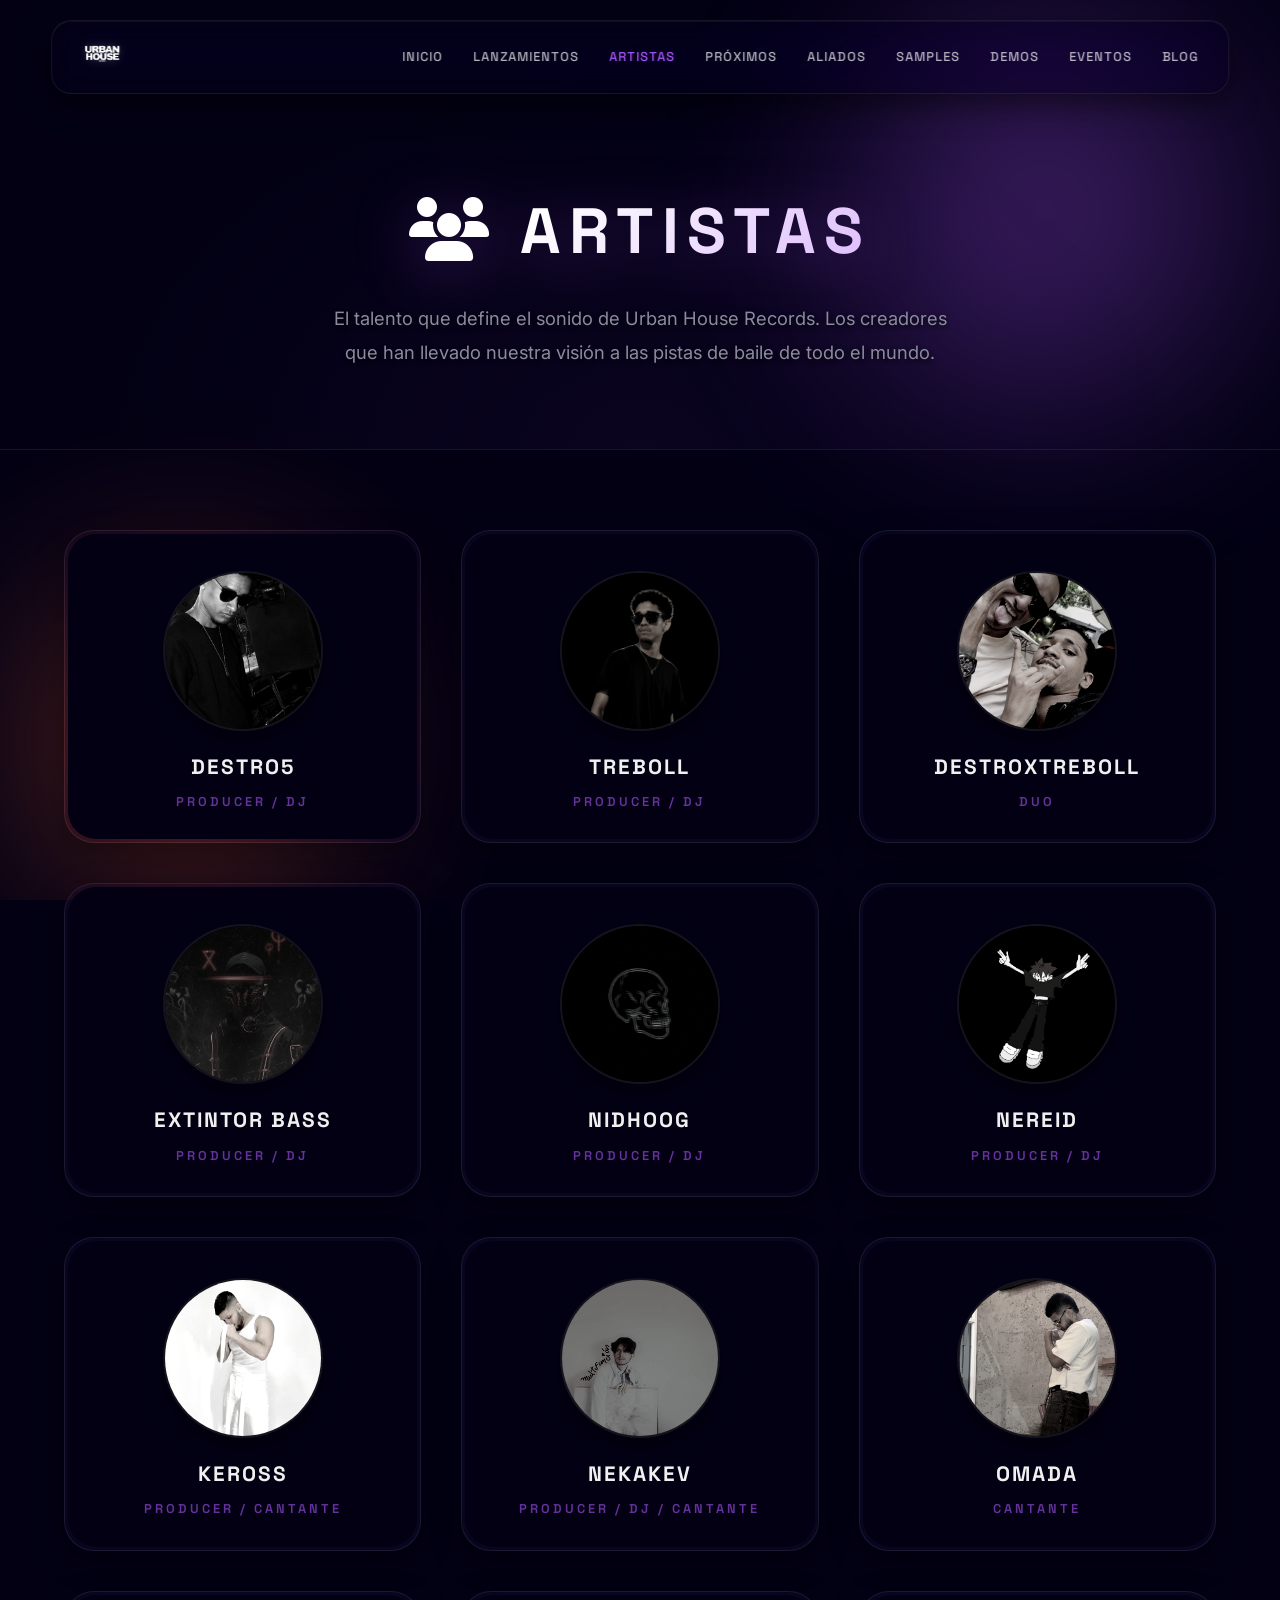
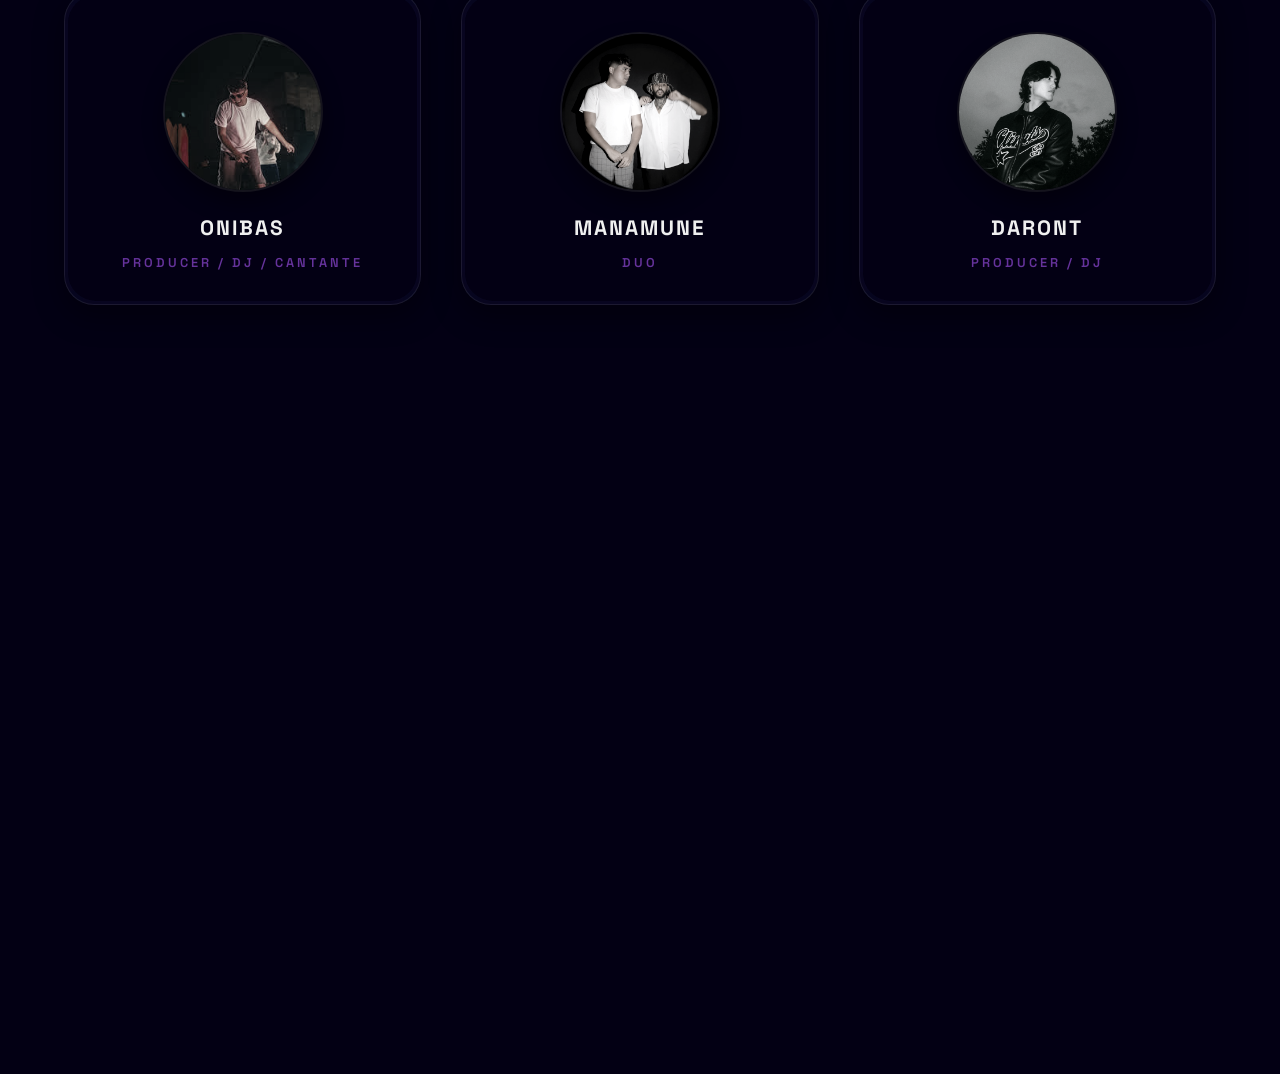
<file: artistas.html>
<!DOCTYPE html>
<html lang="es">
<head>
    <meta charset="UTF-8">
    <meta name="viewport" content="width=device-width, initial-scale=1.0, maximum-scale=5.0">
    
    <meta name="description" content="Conoce a los artistas de Urban House Records. Talento emergente y consolidado en la escena de la música electrónica mundial.">
    <meta name="keywords" content="Artistas Urban House, DJs Venezuela, productores house, Destro5, Manamune, Extintor Bass, sello discográfico">
    <meta name="author" content="Urban House Records">
    <meta name="robots" content="index, follow">
    <meta name="language" content="es">
    
    <title>Artistas | Urban House Records</title>
    
    <link rel="icon" type="image/png" sizes="32x32" href="img/Logo - Urban House-UH.png">
    <link rel="apple-touch-icon" sizes="180x180" href="img/apple-touch-icon.png">
    
    <link href="https://fonts.googleapis.com/css2?family=Inter:opsz,wght@14..32,300;14..32,400;14..32,500;14..32,600;14..32,700;14..32,800&family=Space+Grotesk:wght@300;400;500;600;700&display=swap" rel="stylesheet">
    <link rel="stylesheet" href="https://cdnjs.cloudflare.com/ajax/libs/font-awesome/6.4.0/css/all.min.css">
    
    <style>
        :root {
            --primary-black: #030014; /* Más profundo para el contraste del cristal */
            --neon-purple: #a855f7; --neon-purple-deep: #7c3aed; --neon-orange: #ff6b35; --neon-orange-warm: #f97316;
            --pure-white: #f0f0f0;
            --gray-sub: #8b8b9e;
            
            /* Variables Liquid Glass */
            --liquid-bg: rgba(255, 255, 255, 0.03);
            --liquid-border: rgba(255, 255, 255, 0.08);
            --liquid-glow-purple: rgba(168, 85, 247, 0.25); --liquid-glow-orange: rgba(255, 107, 53, 0.25);
            --glass-blur: blur(20px) saturate(180%);
            
            --transition: all 0.5s cubic-bezier(0.25, 0.8, 0.25, 1);
        }

        * { margin: 0; padding: 0; box-sizing: border-box; }

        body {
            background-color: var(--primary-black);
            color: var(--pure-white);
            font-family: 'Inter', sans-serif;
            overflow-x: hidden;
            line-height: 1.6;
            -webkit-font-smoothing: antialiased;
            text-rendering: optimizeLegibility;
            display: flex;
            flex-direction: column;
            min-height: 100vh;
        }

        /* --- Fondo de Refracción (Liquid Background) --- */
        .liquid-ambient {
            position: fixed;
            top: 0; left: 0; width: 100vw; height: 100vh;
            z-index: -1; pointer-events: none; overflow: hidden;
        }
        .orb { position: absolute; border-radius: 50%; filter: blur(80px); opacity: 0.4; }
        .orb-1 { width: 600px; height: 600px; top: -10%; right: -5%; background: radial-gradient(circle, var(--neon-purple) 0%, transparent 70%); animation: floatOrb1 20s ease-in-out infinite; }
        .orb-2 { width: 500px; height: 500px; bottom: -10%; left: -5%; background: radial-gradient(circle, var(--neon-orange) 0%, transparent 70%); animation: floatOrb2 25s ease-in-out infinite; }
        @keyframes floatOrb1 { 0%,100%{transform:translate(0,0)} 33%{transform:translate(-80px,60px)} 66%{transform:translate(40px,30px)} }
        @keyframes floatOrb2 { 0%,100%{transform:translate(0,0)} 33%{transform:translate(60px,-80px)} 66%{transform:translate(-50px,-30px)} }

        /* --- Animaciones Reveal --- */
        .reveal {
            opacity: 0;
            transform: translateY(40px);
            transition: var(--transition);
        }
        .reveal.active {
            opacity: 1;
            transform: translateY(0);
        }

        /* --- Navegación Liquid Glass --- */
        .glass-nav {
            position: fixed; top: 20px; left: 50%; transform: translateX(-50%);
            width: 92%; max-width: 1400px; z-index: 1000;
            background: rgba(3, 0, 20, 0.5);
            backdrop-filter: var(--glass-blur); -webkit-backdrop-filter: var(--glass-blur);
            border: 1px solid var(--liquid-border); border-radius: 20px;
            padding: 12px 30px; display: flex; justify-content: space-between;
            align-items: center; box-shadow: 0 10px 30px rgba(0,0,0,0.5), inset 0 1px 0 rgba(255,255,255,0.05);
            transition: var(--transition);
        }
        .nav-logo img { height: 40px; filter: drop-shadow(0 0 5px rgba(255,255,255,0.2)); transition: var(--transition); }
        .nav-logo img:hover { transform: scale(1.05); }
        
        .nav-links { display: flex; gap: 30px; align-items: center; }
        .nav-links a {
            color: rgba(255, 255, 255, 0.7); text-decoration: none;
            font-weight: 500; font-size: 0.8rem; transition: var(--transition);
            text-transform: uppercase; font-family: 'Space Grotesk', monospace; letter-spacing: 1px;
        }
        .nav-links a:hover, .nav-links a.active { 
            color: var(--neon-purple); text-shadow: 0 0 10px var(--liquid-glow-purple);
        }

        /* Botón de Hamburguesa */
        .hamburger-menu {
            display: none; color: var(--neon-purple);
            font-size: 1.5rem; cursor: pointer; transition: var(--transition);
        }

        /* --- Header de la Página --- */
        .page-header {
            padding: 180px 5% 80px;
            text-align: center;
            background: radial-gradient(ellipse at bottom, rgba(168,85,247,0.05) 0%, transparent 60%);
            border-bottom: 1px solid var(--liquid-border);
            position: relative;
        }
        .page-title {
            font-family: 'Space Grotesk', monospace;
            font-size: 4rem; font-weight: 700;
            text-transform: uppercase; letter-spacing: 8px;
            margin-bottom: 20px;
            background: linear-gradient(135deg, #fff 20%, var(--neon-purple) 60%, var(--neon-orange) 100%);
            background-size: 200% 200%; animation: gradientShift 6s ease infinite;
            -webkit-background-clip: text; color: transparent;
            filter: drop-shadow(0 10px 30px rgba(168,85,247,0.3));
        }
        @keyframes gradientShift { 0%,100%{background-position:0% 50%} 50%{background-position:100% 50%} }
        .page-subtitle {
            color: var(--gray-sub); font-size: 1.15rem;
            max-width: 650px; margin: 0 auto; line-height: 1.8;
            text-shadow: 0 2px 4px rgba(0,0,0,0.8);
        }

        /* --- Cuadrícula de Artistas --- */
        .artists-container {
            padding: 80px 5%; max-width: 1400px;
            margin: 0 auto; flex: 1; width: 100%;
        }
        
        .artists-grid {
            display: grid;
            grid-template-columns: repeat(auto-fill, minmax(260px, 1fr));
            gap: 40px; justify-items: center;
        }

        /* --- Tarjetas de Artistas Liquid Glass --- */
        .artist-card-page {
            text-align: center; display: flex; flex-direction: column;
            align-items: center; gap: 20px; transition: var(--transition);
            width: 100%; cursor: pointer;
            
            /* Estilos Liquid Glass */
            background: rgba(255, 255, 255, 0.02);
            backdrop-filter: var(--glass-blur); -webkit-backdrop-filter: var(--glass-blur);
            border-radius: 30px;
            padding: 40px 20px 30px;
            box-shadow: 0 10px 30px rgba(0,0,0,0.4);
            position: relative; overflow: hidden;
            border: 1px solid var(--liquid-border);
        }

        /* Borde Neon Animado */
        .artist-card-page::before {
            content: '';
            position: absolute;
            top: -50%; left: -50%;
            width: 200%; height: 200%;
            background: conic-gradient(
                transparent, 
                #00d2ff, /* Azul Neon */
                transparent 15%, 
                transparent 45%, 
                var(--neon-orange), 
                transparent 60%
            );
            animation: rotateBorder 3s linear infinite;
            z-index: 0;
            opacity: 0;
            transition: var(--transition);
            filter: blur(2px);
        }

        .artist-card-page::after {
            content: '';
            position: absolute;
            inset: 3px;
            background: #030014;
            border-radius: 28px;
            z-index: 1;
            transition: var(--transition);
        }

        .artist-card-page:hover::before { opacity: 1; }
        .artist-card-page:hover::after { background: rgba(3,0,20,0.92); }

        .artist-card-page:hover {
            transform: translateY(-12px);
            box-shadow: 0 30px 60px rgba(0,0,0,0.6), 0 0 30px rgba(0,210,255,0.3);
        }

        @keyframes rotateBorder {
            0% { transform: rotate(0deg); }
            100% { transform: rotate(360deg); }
        }

        .artist-photo-wrapper, .artist-info, .artist-socials {
            z-index: 2;
            position: relative;
        }

        .artist-photo-wrapper {
            width: 160px; height: 160px; border-radius: 50%;
            border: 2px solid var(--liquid-border);
            overflow: hidden; position: relative; transition: var(--transition);
            background-color: rgba(0,0,0,0.5);
            box-shadow: 0 10px 20px rgba(0,0,0,0.4);
            z-index: 2;
        }

        .artist-photo-wrapper img {
            width: 100%; height: 100%; object-fit: cover;
            filter: grayscale(80%) contrast(1.1);
            transition: var(--transition);
        }

        .artist-info { z-index: 2; }

        .artist-info h3 {
            color: var(--pure-white); font-family: 'Space Grotesk', monospace;
            font-size: 1.3rem; text-transform: uppercase; letter-spacing: 2px;
            transition: var(--transition); margin-bottom: 8px;
        }

        .artist-info span {
            color: var(--neon-purple); font-size: 0.8rem; font-weight: 600;
            letter-spacing: 3px; text-transform: uppercase;
            opacity: 0.6; transform: translateY(0); transition: var(--transition);
            display: block; font-family: 'Space Grotesk', monospace;
        }

        /* Hover Effects Liquid */
        .artist-card-page:hover {
            transform: translateY(-10px);
            border-color: rgba(168, 85, 247, 0.3);
            box-shadow: 0 20px 40px rgba(0,0,0,0.5), 0 0 30px var(--liquid-glow-purple);
            background: rgba(255,255,255,0.04);
        }

        .artist-card-page:hover .artist-photo-wrapper {
            border-color: var(--neon-purple);
            box-shadow: 0 0 30px rgba(168, 85, 247, 0.4), inset 0 0 20px rgba(0,0,0,0.8);
            transform: scale(1.05);
        }

        .artist-card-page:hover .artist-photo-wrapper img {
            filter: grayscale(0%) contrast(1.05); transform: scale(1.1);
        }

        .artist-card-page:hover .artist-info h3 { color: var(--neon-purple); text-shadow: 0 0 10px rgba(168,85,247,0.3); }
        .artist-card-page:hover .artist-info span { opacity: 1; text-shadow: 0 0 8px rgba(168,85,247,0.4); }

        /* --- Footer --- */
        footer { 
            padding: 60px 5%; text-align: center; border-top: 1px solid var(--liquid-border); 
            color: var(--gray-sub); background: radial-gradient(circle at bottom center, rgba(168, 85, 247, 0.05) 0%, transparent 70%); 
            margin-top: auto; width: 100%; 
        }
        .social { margin-bottom: 30px; display: flex; justify-content: center; gap: 30px; }
        .social a { 
            color: var(--pure-white); text-decoration: none; font-size: 1.6rem; 
            transition: var(--transition); width: 45px; height: 45px; 
            display: flex; align-items: center; justify-content: center;
            border-radius: 50%; background: var(--liquid-bg); border: 1px solid var(--liquid-border);
            backdrop-filter: blur(5px);
        }
        .social a:hover { color: var(--neon-purple); transform: translateY(-5px); border-color: var(--neon-purple); box-shadow: 0 10px 20px rgba(0,0,0,0.5), 0 0 15px var(--liquid-glow-purple); }
        .footer-nav { margin-bottom: 25px; display: flex; justify-content: center; gap: 20px; flex-wrap: wrap; }
        .footer-nav a { color: var(--gray-sub); text-decoration: none; font-size: 0.85rem; transition: var(--transition); text-transform: uppercase; font-family: 'Space Grotesk', monospace; letter-spacing: 1px;}
        .footer-nav a:hover { color: var(--neon-purple); text-shadow: 0 0 8px var(--liquid-glow-purple); }
        footer p { font-size: 0.8rem; opacity: 0.6; }

        /* =========================================================================
           DISEÑO RESPONSIVO (Móviles y Tablets)
           ========================================================================= */
        @media (max-width: 900px) {
            .glass-nav { width: 95%; top: 15px; padding: 15px 25px; border-radius: 15px; }
            .hamburger-menu { display: block; }
            .nav-links {
                position: absolute; top: calc(100% + 10px); left: 0; width: 100%;
                background: rgba(3, 0, 20, 0.85); backdrop-filter: var(--glass-blur);
                -webkit-backdrop-filter: var(--glass-blur); border-radius: 15px;
                flex-direction: column; align-items: center; padding: 30px 0; gap: 25px;
                border: 1px solid var(--liquid-border); box-shadow: 0 20px 40px rgba(0,0,0,0.8);
                transform: translateY(-20px); opacity: 0; visibility: hidden;
            }
            .nav-links.active { transform: translateY(0); opacity: 1; visibility: visible; }
            .nav-links a { font-size: 1rem; width: 100%; text-align: center; padding: 10px 0; }

            .page-title { font-size: 2.8rem; letter-spacing: 4px; }
            header.page-header { padding: 140px 20px 50px; }
            
            /* Ajustes grilla móvil */
            .artists-grid { grid-template-columns: repeat(auto-fill, minmax(160px, 1fr)); gap: 25px; }
            .artist-card-page { padding: 30px 15px 20px; border-radius: 20px; }
            .artist-photo-wrapper { width: 120px; height: 120px; }
            .artist-info h3 { font-size: 1.1rem; }
            .artist-info span { opacity: 0.8; font-size: 0.7rem; letter-spacing: 1px; }
        }

        
        /* --- PRELOADER --- */
        .preloader {
            position: fixed; top: 0; left: 0; width: 100vw; height: 100vh;
            background: #030014; z-index: 9999;
            display: flex; flex-direction: column;
            justify-content: center; align-items: center;
            transition: opacity 1s cubic-bezier(0.4, 0, 0.2, 1), visibility 1s;
        }
        .preloader.fade-out { opacity: 0; visibility: hidden; pointer-events: none; }
        .preloader-logo {
            width: 100px; height: 100px; margin-bottom: 50px;
            animation: preloaderPulse 2.5s ease-in-out infinite;
            filter: drop-shadow(0 0 40px rgba(168,85,247,0.6));
            z-index: 2;
        }
        .preloader-logo img { width: 100%; height: 100%; object-fit: contain; }
        @keyframes preloaderPulse { 0%,100%{transform:scale(1);filter:drop-shadow(0 0 20px rgba(168,85,247,0.4))} 50%{transform:scale(1.1);filter:drop-shadow(0 0 50px rgba(168,85,247,0.8))} }
        
        .preloader-rings { position: relative; width: 160px; height: 160px; display: flex; justify-content: center; align-items: center; }
        .ring {
            position: absolute; border: 2px solid transparent; border-radius: 50%;
        }
        .ring-1 {
            width: 160px; height: 160px; border-top-color: #a855f7;
            animation: spinRing 2s linear infinite;
        }
        .ring-2 {
            width: 140px; height: 140px; border-right-color: #ff6b35;
            animation: spinRing 1.5s linear infinite reverse;
        }
        .ring-3 {
            width: 120px; height: 120px; border-bottom-color: #00d2ff;
            animation: spinRing 3s linear infinite;
        }
        @keyframes spinRing { 0%{transform:rotate(0deg)} 100%{transform:rotate(360deg)} }
        
        .preloader-bar {
            position: absolute; bottom: 12%; left: 50%; transform: translateX(-50%);
            width: 250px; height: 4px; background: rgba(255,255,255,0.04);
            border-radius: 4px; overflow: hidden;
            box-shadow: 0 0 20px rgba(0,0,0,0.5);
        }
        .preloader-bar-fill {
            height: 100%; width: 0%; border-radius: 4px;
            background: linear-gradient(90deg, #a855f7, #00d2ff, #ff6b35);
            background-size: 200% 100%;
            animation: fillBar 3s ease-in-out forwards;
            box-shadow: 0 0 15px rgba(168,85,247,0.5);
        }
        @keyframes fillBar { 0%{width:0%} 100%{width:100%} }
 40%{width:60%} 80%{width:85%} 100%{width:100%} }
        .preloader-text {
            position: absolute; bottom: calc(15% + 20px); left: 50%; transform: translateX(-50%);
            font-family: 'Space Grotesk', monospace; font-size: 0.7rem;
            color: rgba(255,255,255,0.3); letter-spacing: 4px; text-transform: uppercase;
        }
    </style>
</head>
<body id="top">

<!-- PRELOADER -->
<div class="preloader" id="preloader">
    <div class="preloader-rings">
        <div class="ring ring-1"></div>
        <div class="ring ring-2"></div>
        <div class="ring ring-3"></div>
    </div>
    <div class="preloader-logo">
        <img src="img/Logo_Urban_House_blanco-removebg-preview.png" alt="Loading">
    </div>
    <div class="preloader-bar"><div class="preloader-bar-fill"></div></div>
</div>

</div>

<div class="liquid-ambient">
    <div class="orb orb-1"></div>
    <div class="orb orb-2"></div>
</div>

<div class="glass-nav">
    <div class="nav-logo">
        <a href="index.html"><img src="img/Logo_Urban_House_blanco-removebg-preview.png" alt="Urban House Logo"></a>
    </div>

    <div class="hamburger-menu" id="hamburger-menu">
        <i class="fa-solid fa-bars"></i>
    </div>

    <div class="nav-links" id="nav-links">
        <a href="index.html">Inicio</a>
        <a href="index.html#releases">Lanzamientos</a>
        <a href="artistas.html" class="active">Artistas</a>
        <a href="index.html#upcoming">Próximos</a>
        <a href="index.html#aliados">Aliados</a>
        <a href="samples.html">Samples</a>
        <a href="demos.html">Demos</a>
        <a href="eventos.html">Eventos</a>
        <a href="blog.html">Blog</a>
    </div>
</div>

<header class="page-header reveal">
    <h1 class="page-title"><i class="fa-solid fa-users"></i> ARTISTAS</h1>
    <p class="page-subtitle">El talento que define el sonido de Urban House Records. Los creadores que han llevado nuestra visión a las pistas de baile de todo el mundo.</p>
</header>

<main class="artists-container">
    <div class="artists-grid">
        
        <div class="artist-card-page reveal" style="transition-delay: 0.1s;">
            <div class="artist-photo-wrapper">
                <img src="artistas/WhatsApp Image 2026-03-10 at 5.51.38 PM.jpeg" alt="Destro5" loading="lazy">
            </div>
            <div class="artist-info">
                <h3>Destro5</h3>
                <span>Producer / DJ</span>
            </div>
        </div>

        <div class="artist-card-page reveal" style="transition-delay: 0.2s;">
            <div class="artist-photo-wrapper">
                <img src="artistas/WhatsApp Image 2025-12-10 at 11.49.44 AM.jpeg" alt="Treboll" loading="lazy">
            </div>
            <div class="artist-info">
                <h3>Treboll</h3>
                <span>Producer / DJ</span>
            </div>
        </div>

        <div class="artist-card-page reveal" style="transition-delay: 0.3s;">
            <div class="artist-photo-wrapper">
                <img src="artistas/photo_5073749028767903295_y.jpg" alt="DestroxTreboll" loading="lazy">
            </div>
            <div class="artist-info">
                <h3>DestroxTreboll</h3>
                <span>Duo</span>
            </div>
        </div>

        <div class="artist-card-page reveal" style="transition-delay: 0.4s;">
            <div class="artist-photo-wrapper">
                <img src="artistas/WhatsApp Image 2026-03-26 at 3.16.10 PM.jpeg" alt="Extintor Bass" loading="lazy">
            </div>
            <div class="artist-info">
                <h3>Extintor Bass</h3>
                <span>Producer / DJ</span>
            </div>
        </div>

        <div class="artist-card-page reveal" style="transition-delay: 0.1s;">
            <div class="artist-photo-wrapper">
                <img src="artistas/LOGO 2.png" alt="Nidhoog" loading="lazy">
            </div>
            <div class="artist-info">
                <h3>Nidhoog</h3>
                <span>Producer / DJ</span>
            </div>
        </div>

        <div class="artist-card-page reveal" style="transition-delay: 0.2s;">
            <div class="artist-photo-wrapper">
                <img src="artistas/449301747_1004990587343008_3855926344746386949_n..jpg" alt="Nereid" loading="lazy">
            </div>
            <div class="artist-info">
                <h3>Nereid</h3>
                <span>Producer / DJ</span>
            </div>
        </div>

        <div class="artist-card-page reveal" style="transition-delay: 0.3s;">
            <div class="artist-photo-wrapper">
                <img src="artistas/images (3).jpeg" alt="Keross" loading="lazy">
            </div>
            <div class="artist-info">
                <h3>Keross</h3>
                <span>Producer / Cantante</span>
            </div>
        </div>

        <div class="artist-card-page reveal" style="transition-delay: 0.4s;">
            <div class="artist-photo-wrapper">
                <img src="artistas/ab67616d00001e02bcb275762540a53be4a71da0.jpeg" alt="Nekakev" loading="lazy">
            </div>
            <div class="artist-info">
                <h3>Nekakev</h3>
                <span>Producer / DJ / Cantante</span>
            </div>
        </div>

        <div class="artist-card-page reveal" style="transition-delay: 0.1s;">
            <div class="artist-photo-wrapper">
                <img src="artistas/659133193_18440535490117252_8086321943693132399_n..jpg" alt="Omada" loading="lazy">
            </div>
            <div class="artist-info">
                <h3>Omada</h3>
                <span>Cantante</span>
            </div>
        </div>

        <div class="artist-card-page reveal" style="transition-delay: 0.2s;">
            <div class="artist-photo-wrapper">
                <img src="artistas/images (2).jpeg" alt="Onibas" loading="lazy">
            </div>
            <div class="artist-info">
                <h3>Onibas</h3>
                <span>Producer / DJ / Cantante</span>
            </div>
        </div>

        <div class="artist-card-page reveal" style="transition-delay: 0.3s;">
            <div class="artist-photo-wrapper">
                <img src="artistas/ab6761610000e5eba999de8fed4a201a0c6be42d.jpeg" alt="Manamune" loading="lazy">
            </div>
            <div class="artist-info">
                <h3>Manamune</h3>
                <span>Duo</span>
            </div>
        </div>

        <div class="artist-card-page reveal" style="transition-delay: 0.4s;">
            <div class="artist-photo-wrapper">
                <img src="artistas/SaveClip.App_587582058_18348059434203856_6087273654065542374_n.jpg" alt="Nicko Di" loading="lazy">
            </div>
            <div class="artist-info">
                <h3>Daront</h3>
                <span>Producer / DJ</span>
            </div>
        </div>

        <div class="artist-card-page reveal" style="transition-delay: 0.1s;">
            <div class="artist-photo-wrapper">
                <img src="artistas/566805363_17920263015186422_6189852565121141083_n..jpg" alt="R ø n a l d" loading="lazy">
            </div>
            <div class="artist-info">
                <h3>R ø n a l d</h3>
                <span>Producer / DJ</span>
            </div>
        </div>

        <div class="artist-card-page reveal" style="transition-delay: 0.1s;">
            <div class="artist-photo-wrapper">
                <img src="img/photo_4938452297612725408_y.jpg" alt="De La Trinidad" loading="lazy">
            </div>
            <div class="artist-info">
                <h3>De La Trinidad</h3>
                <span>Producer / Djane</span>
            </div>
        </div>

    </div>
</main>

<footer id="footer" class="reveal">
    <div class="social">
        <a href="https://www.instagram.com/urban_house.vzla/" target="_blank" rel="noopener noreferrer" title="Instagram"><i class="fa-brands fa-instagram"></i></a>
        <a href="https://www.beatport.com/es/label/urban-house/148584" target="_blank" rel="noopener noreferrer" title="Beatport"><i class="fa-solid fa-play"></i></a>
        <a href="https://www.traxsource.com/label/75397/urban-house" target="_blank" rel="noopener noreferrer" title="Traxsource"><i class="fa-solid fa-compact-disc"></i></a>
    </div>
    
    <div class="footer-nav">
        <a href="index.html">Inicio</a> | 
        <a href="artistas.html">Artistas</a> | 
        <a href="samples.html">Samples</a> | 
        <a href="eventos.html">Eventos</a> | 
        <a href="demos.html">Demos</a> |
        <a href="blog.html">Blog</a>
    </div>

    <p>&copy; 2026 Urban House Records · Caracas, Venezuela</p>
    <p style="margin-top: 8px;">Sello discográfico independiente</p>
</footer>

<script>
    document.addEventListener("DOMContentLoaded", function() {
        // LÓGICA DEL MENÚ HAMBURGUESA (Móviles)
        const hamburgerBtn = document.getElementById('hamburger-menu');
        const navLinksContainer = document.getElementById('nav-links');
        const hamburgerIcon = hamburgerBtn.querySelector('i');
        const navLinks = document.querySelectorAll('.nav-links a');

        hamburgerBtn.addEventListener('click', function() {
            navLinksContainer.classList.toggle('active');
            
            // Cambiar ícono entre barras y X
            if (navLinksContainer.classList.contains('active')) {
                hamburgerIcon.classList.remove('fa-bars');
                hamburgerIcon.classList.add('fa-xmark');
            } else {
                hamburgerIcon.classList.remove('fa-xmark');
                hamburgerIcon.classList.add('fa-bars');
            }
        });

        // CERRAR MENÚ AL HACER CLIC EN UN ENLACE
        navLinks.forEach(link => {
            link.addEventListener('click', function() {
                if (window.innerWidth <= 900) {
                    navLinksContainer.classList.remove('active');
                    hamburgerIcon.classList.remove('fa-xmark');
                    hamburgerIcon.classList.add('fa-bars');
                }
            });
        });

        // ANIMACIONES REVEAL EN SCROLL
        function reveal() {
            var reveals = document.querySelectorAll(".reveal");
            for (var i = 0; i < reveals.length; i++) {
                var windowHeight = window.innerHeight;
                var elementTop = reveals[i].getBoundingClientRect().top;
                var elementVisible = 50;

                if (elementTop < windowHeight - elementVisible) {
                    reveals[i].classList.add("active");
                }
            }
        }
        
        window.addEventListener("scroll", reveal);
        setTimeout(reveal, 100); 
    });
</script>
<script>
window.addEventListener("load", function() {
    setTimeout(function() {
        document.getElementById("preloader").classList.add("fade-out");
        document.body.style.overflow = "auto";
    }, 2000);
});
document.body.style.overflow = "hidden";
</script>
</body>
</html>
</file>
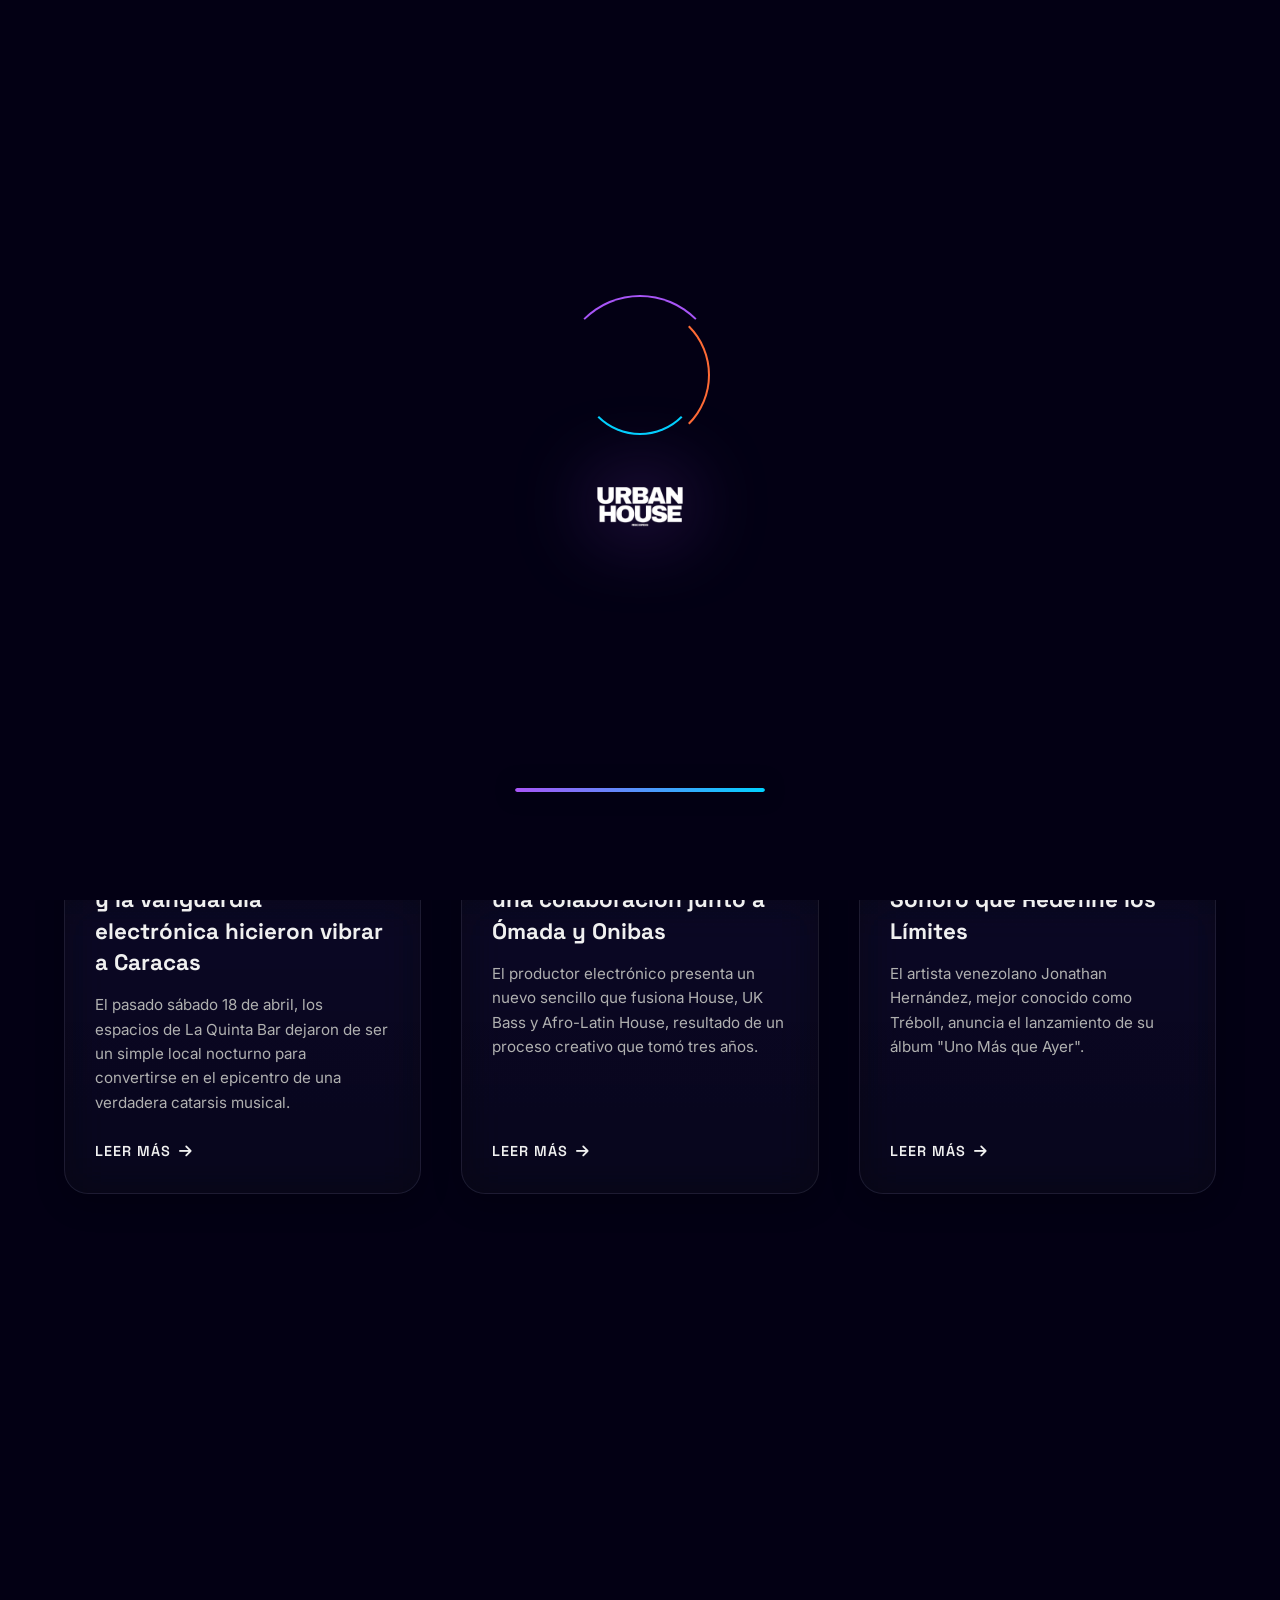
<file: blog.html>
<!DOCTYPE html>
<html lang="es">
<head>
    <meta charset="UTF-8">
    <meta name="viewport" content="width=device-width, initial-scale=1.0, maximum-scale=5.0">
    
    <meta name="description" content="Noticias, eventos y novedades de Urban House Records. Mantente al día con nuestros artistas, invitaciones y lanzamientos en la escena electrónica de Caracas.">
    <meta name="keywords" content="blog música electrónica, noticias Urban House, eventos Caracas, tech house, deep house, Birongo Live, Destro5, LOW_DATA">
    <meta name="author" content="Urban House Records">
    <meta name="robots" content="index, follow">
    <meta name="language" content="es">
    
    <title>Blog & Noticias | Urban House Records</title>
    
    <link rel="icon" type="image/png" sizes="32x32" href="img/Logo - Urban House-UH.png">
    
    <link href="https://fonts.googleapis.com/css2?family=Inter:opsz,wght@14..32,300;14..32,400;14..32,500;14..32,600;14..32,700;14..32,800&family=Space+Grotesk:wght@300;400;500;600;700&display=swap" rel="stylesheet">
    <link rel="stylesheet" href="https://cdnjs.cloudflare.com/ajax/libs/font-awesome/6.4.0/css/all.min.css">
    
    <style>
        :root {
            --primary-black: #030014;
            --neon-purple: #a855f7; --neon-purple-deep: #7c3aed; --neon-orange: #ff6b35; --neon-orange-warm: #f97316;
            --pure-white: #f0f0f0;
            --gray-sub: #8b8b9e;
            
            /* Variables Liquid Glass */
            --liquid-bg: rgba(255, 255, 255, 0.03);
            --liquid-border: rgba(255, 255, 255, 0.08);
            --liquid-glow-purple: rgba(168, 85, 247, 0.25); --liquid-glow-orange: rgba(255, 107, 53, 0.25);
            --glass-blur: blur(20px) saturate(180%);
            
            --transition: all 0.5s cubic-bezier(0.25, 0.8, 0.25, 1);
        }

        * { margin: 0; padding: 0; box-sizing: border-box; }

        body {
            background-color: var(--primary-black);
            color: var(--pure-white);
            font-family: 'Inter', sans-serif;
            line-height: 1.6;
            -webkit-font-smoothing: antialiased;
            text-rendering: optimizeLegibility;
            overflow-x: hidden;
            display: flex;
            flex-direction: column;
            min-height: 100vh;
        }

        /* --- Fondo de Refracción (Liquid Background) --- */
        .liquid-ambient {
            position: fixed;
            top: 0; left: 0; width: 100vw; height: 100vh;
            z-index: -1; pointer-events: none; overflow: hidden;
        }
        .orb { position: absolute; border-radius: 50%; filter: blur(80px); opacity: 0.4; }
        .orb-1 { width: 600px; height: 600px; top: -10%; left: -5%; background: radial-gradient(circle, var(--neon-purple) 0%, transparent 70%); animation: floatOrb1 20s ease-in-out infinite; }
        .orb-2 { width: 500px; height: 500px; bottom: 10%; right: -5%; background: radial-gradient(circle, var(--neon-orange) 0%, transparent 70%); animation: floatOrb2 25s ease-in-out infinite; }
        @keyframes floatOrb1 { 0%,100%{transform:translate(0,0)} 33%{transform:translate(80px,60px)} 66%{transform:translate(-40px,30px)} }
        @keyframes floatOrb2 { 0%,100%{transform:translate(0,0)} 33%{transform:translate(-60px,-80px)} 66%{transform:translate(50px,-30px)} }

        /* --- Animaciones Reveal --- */
        .reveal {
            opacity: 0;
            transform: translateY(40px);
            transition: var(--transition);
        }
        .reveal.active {
            opacity: 1;
            transform: translateY(0);
        }

        /* --- Navegación Liquid Glass --- */
        .glass-nav {
            position: fixed; top: 20px; left: 50%; transform: translateX(-50%);
            width: 92%; max-width: 1400px; z-index: 1000;
            background: rgba(3, 0, 20, 0.5);
            backdrop-filter: var(--glass-blur); -webkit-backdrop-filter: var(--glass-blur);
            border: 1px solid var(--liquid-border); border-radius: 20px;
            padding: 12px 30px; display: flex; justify-content: space-between;
            align-items: center; box-shadow: 0 10px 30px rgba(0,0,0,0.5), inset 0 1px 0 rgba(255,255,255,0.05);
            transition: var(--transition);
        }
        .nav-logo img { height: 40px; filter: drop-shadow(0 0 5px rgba(255,255,255,0.2)); transition: var(--transition); }
        .nav-logo img:hover { transform: scale(1.05); }
        
        .nav-links { display: flex; gap: 30px; align-items: center; }
        .nav-links a {
            color: rgba(255, 255, 255, 0.7); text-decoration: none;
            font-weight: 500; font-size: 0.8rem; transition: var(--transition);
            text-transform: uppercase; font-family: 'Space Grotesk', monospace; letter-spacing: 1px;
        }
        .nav-links a:hover, .nav-links a.active { 
            color: var(--neon-purple); text-shadow: 0 0 10px var(--liquid-glow-purple);
        }

        /* Botón de Hamburguesa */
        .hamburger-menu {
            display: none; color: var(--neon-purple);
            font-size: 1.5rem; cursor: pointer; transition: var(--transition);
        }

        /* --- Header Interno --- */
        header.internal-header {
            padding: 180px 20px 80px; text-align: center;
            border-bottom: 1px solid var(--liquid-border);
            background: radial-gradient(ellipse at bottom, rgba(168,85,247,0.05) 0%, transparent 60%);
            position: relative;
        }
        header.internal-header h1 {
            font-family: 'Space Grotesk', monospace; font-size: 3.5rem;
            text-transform: uppercase; letter-spacing: 4px;
            margin-bottom: 15px;
            background: linear-gradient(135deg, #fff 30%, var(--neon-purple) 70%, var(--neon-orange) 100%);
            background-size: 200% 200%; animation: gradientShift 6s ease infinite;
            -webkit-background-clip: text; color: transparent;
            filter: drop-shadow(0 10px 30px rgba(168,85,247,0.3));
        }
        @keyframes gradientShift { 0%,100%{background-position:0% 50%} 50%{background-position:100% 50%} }
        header.internal-header p {
            color: var(--gray-sub); max-width: 600px; margin: 0 auto; font-size: 1.1rem;
            text-shadow: 0 2px 4px rgba(0,0,0,0.8);
        }

        /* --- Contenedor del Blog --- */
        .blog-container {
            padding: 80px 5%; max-width: 1400px; margin: 0 auto; flex: 1; width: 100%;
        }

        .blog-grid {
            display: grid;
            grid-template-columns: repeat(auto-fill, minmax(320px, 1fr));
            gap: 40px;
        }

        /* --- Tarjeta de Blog Liquid Glass --- */
        .blog-card {
            background: var(--liquid-bg);
            backdrop-filter: var(--glass-blur); -webkit-backdrop-filter: var(--glass-blur);
            border-radius: 24px;
            overflow: hidden;
            border: 1px solid var(--liquid-border);
            transition: var(--transition);
            display: flex;
            flex-direction: column;
            cursor: pointer;
            text-decoration: none;
            box-shadow: 0 10px 30px rgba(0,0,0,0.2);
            position: relative;
        }
        
        /* Brillo interno de la tarjeta */
        .blog-card::after {
            content: ''; position: absolute; top: 0; left: 0; right: 0; bottom: 0;
            border-radius: 24px; pointer-events: none;
            box-shadow: inset 0 1px 0 rgba(255,255,255,0.1);
        }

        .blog-card:hover {
            border-color: rgba(168, 85, 247, 0.4);
            transform: translateY(-10px);
            box-shadow: 0 20px 40px rgba(0, 0, 0, 0.5), 0 0 30px var(--liquid-glow-purple);
            background: rgba(255,255,255,0.04);
        }

        .blog-img-wrapper {
            width: 100%; height: 240px; overflow: hidden; position: relative;
            border-bottom: 1px solid var(--liquid-border);
        }

        .blog-img-wrapper img {
            width: 100%; height: 100%; object-fit: cover;
            transition: transform 0.8s cubic-bezier(0.25, 0.8, 0.25, 1);
            filter: grayscale(40%) contrast(1.1);
        }

        .blog-card:hover .blog-img-wrapper img {
            transform: scale(1.08); filter: grayscale(0%) contrast(1.05);
        }

        /* Contenido de la Tarjeta */
        .blog-content {
            padding: 30px; display: flex; flex-direction: column; flex-grow: 1;
            background: linear-gradient(180deg, transparent 0%, rgba(0,0,0,0.3) 100%);
        }

        .blog-meta {
            display: flex; justify-content: space-between; align-items: center;
            margin-bottom: 15px; font-size: 0.85rem;
        }

        .blog-tag {
            background: rgba(168, 85, 247, 0.1); color: var(--neon-purple);
            padding: 5px 14px; border-radius: 20px; font-weight: 600;
            text-transform: uppercase; letter-spacing: 1px;
            font-family: 'Space Grotesk', monospace;
            border: 1px solid rgba(168, 85, 247, 0.3);
            backdrop-filter: blur(5px);
        }

        .blog-date { color: var(--gray-sub); font-family: 'Space Grotesk', monospace; }

        .blog-title {
            font-family: 'Space Grotesk', monospace; font-size: 1.4rem;
            color: var(--pure-white); margin-bottom: 15px; line-height: 1.4;
            transition: var(--transition);
        }

        .blog-card:hover .blog-title {
            color: var(--neon-purple); text-shadow: 0 0 10px rgba(168,85,247,0.3);
        }

        .blog-excerpt {
            color: #b0b0b0; font-size: 0.95rem; margin-bottom: 25px;
            line-height: 1.6; flex-grow: 1;
        }

        .read-more {
            color: var(--pure-white); text-decoration: none;
            font-family: 'Space Grotesk', monospace; font-size: 0.9rem;
            text-transform: uppercase; letter-spacing: 1px; font-weight: 600;
            display: inline-flex; align-items: center; gap: 8px;
            transition: var(--transition);
        }

        .read-more i { transition: transform 0.3s cubic-bezier(0.25, 0.8, 0.25, 1); }

        .blog-card:hover .read-more { color: var(--neon-purple); text-shadow: 0 0 8px var(--liquid-glow-purple); }
        .blog-card:hover .read-more i { transform: translateX(8px); }

        /* --- Footer --- */
        footer { 
            padding: 60px 5%; text-align: center; border-top: 1px solid var(--liquid-border); 
            color: var(--gray-sub); background: radial-gradient(circle at bottom center, rgba(168, 85, 247, 0.05) 0%, transparent 70%); 
            margin-top: auto; width: 100%; 
        }
        .social { margin-bottom: 30px; display: flex; justify-content: center; gap: 30px; }
        .social a { 
            color: var(--pure-white); text-decoration: none; font-size: 1.6rem; 
            transition: var(--transition); width: 45px; height: 45px; 
            display: flex; align-items: center; justify-content: center;
            border-radius: 50%; background: var(--liquid-bg); border: 1px solid var(--liquid-border);
            backdrop-filter: blur(5px);
        }
        .social a:hover { color: var(--neon-purple); transform: translateY(-5px); border-color: var(--neon-purple); box-shadow: 0 10px 20px rgba(0,0,0,0.5), 0 0 15px var(--liquid-glow-purple); }
        .footer-nav { margin-bottom: 25px; display: flex; justify-content: center; gap: 20px; flex-wrap: wrap; }
        .footer-nav a { color: var(--gray-sub); text-decoration: none; font-size: 0.85rem; transition: var(--transition); text-transform: uppercase; font-family: 'Space Grotesk', monospace; letter-spacing: 1px;}
        .footer-nav a:hover { color: var(--neon-purple); text-shadow: 0 0 8px var(--liquid-glow-purple); }
        footer p { font-size: 0.8rem; opacity: 0.6; }

        /* =========================================================================
           DISEÑO RESPONSIVO (Móviles y Tablets)
           ========================================================================= */
        @media (max-width: 900px) {
            .glass-nav { width: 95%; top: 15px; padding: 15px 25px; border-radius: 15px; }
            .hamburger-menu { display: block; }
            .nav-links {
                position: absolute; top: calc(100% + 10px); left: 0; width: 100%;
                background: rgba(3, 0, 20, 0.85); backdrop-filter: var(--glass-blur);
                -webkit-backdrop-filter: var(--glass-blur); border-radius: 15px;
                flex-direction: column; align-items: center; padding: 30px 0; gap: 25px;
                border: 1px solid var(--liquid-border); box-shadow: 0 20px 40px rgba(0,0,0,0.8);
                transform: translateY(-20px); opacity: 0; visibility: hidden;
            }
            .nav-links.active { transform: translateY(0); opacity: 1; visibility: visible; }
            .nav-links a { font-size: 1rem; width: 100%; text-align: center; padding: 10px 0; }

            header.internal-header { padding: 140px 20px 50px; }
            header.internal-header h1 { font-size: 2.5rem; }
            
            .blog-grid { grid-template-columns: 1fr; gap: 30px; }
            .blog-img-wrapper { height: 200px; }
            .blog-content { padding: 25px 20px; }
        }

        
        /* --- PRELOADER --- */
        .preloader {
            position: fixed; top: 0; left: 0; width: 100vw; height: 100vh;
            background: #030014; z-index: 9999;
            display: flex; flex-direction: column;
            justify-content: center; align-items: center;
            transition: opacity 1s cubic-bezier(0.4, 0, 0.2, 1), visibility 1s;
        }
        .preloader.fade-out { opacity: 0; visibility: hidden; pointer-events: none; }
        .preloader-logo {
            width: 100px; height: 100px; margin-bottom: 50px;
            animation: preloaderPulse 2.5s ease-in-out infinite;
            filter: drop-shadow(0 0 40px rgba(168,85,247,0.6));
            z-index: 2;
        }
        .preloader-logo img { width: 100%; height: 100%; object-fit: contain; }
        @keyframes preloaderPulse { 0%,100%{transform:scale(1);filter:drop-shadow(0 0 20px rgba(168,85,247,0.4))} 50%{transform:scale(1.1);filter:drop-shadow(0 0 50px rgba(168,85,247,0.8))} }
        
        .preloader-rings { position: relative; width: 160px; height: 160px; display: flex; justify-content: center; align-items: center; }
        .ring {
            position: absolute; border: 2px solid transparent; border-radius: 50%;
        }
        .ring-1 {
            width: 160px; height: 160px; border-top-color: #a855f7;
            animation: spinRing 2s linear infinite;
        }
        .ring-2 {
            width: 140px; height: 140px; border-right-color: #ff6b35;
            animation: spinRing 1.5s linear infinite reverse;
        }
        .ring-3 {
            width: 120px; height: 120px; border-bottom-color: #00d2ff;
            animation: spinRing 3s linear infinite;
        }
        @keyframes spinRing { 0%{transform:rotate(0deg)} 100%{transform:rotate(360deg)} }
        
        .preloader-bar {
            position: absolute; bottom: 12%; left: 50%; transform: translateX(-50%);
            width: 250px; height: 4px; background: rgba(255,255,255,0.04);
            border-radius: 4px; overflow: hidden;
            box-shadow: 0 0 20px rgba(0,0,0,0.5);
        }
        .preloader-bar-fill {
            height: 100%; width: 0%; border-radius: 4px;
            background: linear-gradient(90deg, #a855f7, #00d2ff, #ff6b35);
            background-size: 200% 100%;
            animation: fillBar 3s ease-in-out forwards;
            box-shadow: 0 0 15px rgba(168,85,247,0.5);
        }
        @keyframes fillBar { 0%{width:0%} 100%{width:100%} }
 40%{width:60%} 80%{width:85%} 100%{width:100%} }
        .preloader-text {
            position: absolute; bottom: calc(15% + 20px); left: 50%; transform: translateX(-50%);
            font-family: 'Space Grotesk', monospace; font-size: 0.7rem;
            color: rgba(255,255,255,0.3); letter-spacing: 4px; text-transform: uppercase;
        }
    </style>
    <script src="https://analytics.ahrefs.com/analytics.js" data-key="hrGUPinvFqHevCHSaiu7Tw" async></script>
</head>
<body>

<!-- PRELOADER -->
<div class="preloader" id="preloader">
    <div class="preloader-rings">
        <div class="ring ring-1"></div>
        <div class="ring ring-2"></div>
        <div class="ring ring-3"></div>
    </div>
    <div class="preloader-logo">
        <img src="img/Logo_Urban_House_blanco-removebg-preview.png" alt="Loading">
    </div>
    <div class="preloader-bar"><div class="preloader-bar-fill"></div></div>
</div>

</div>

<div class="liquid-ambient">
    <div class="orb orb-1"></div>
    <div class="orb orb-2"></div>
</div>

<div class="glass-nav">
    <div class="nav-logo">
        <a href="/"><img src="img/Logo_Urban_House_blanco-removebg-preview.png" alt="Urban House Logo"></a>
    </div>

    <div class="hamburger-menu" id="hamburger-menu">
        <i class="fa-solid fa-bars"></i>
    </div>

    <div class="nav-links" id="nav-links">
        <a href="/">Inicio</a>
        <a href="/#releases">Lanzamientos</a>
        <a href="artistas.html">Artistas</a>
        <a href="/#upcoming">Próximos</a>
        <a href="/#aliados">Aliados</a>
        <a href="samples.html">Samples</a>
        <a href="demos.html">Demos</a>
        <a href="eventos.html">Eventos</a>
        <a href="blog.html" class="active">Blog</a>
    </div>
</div>

<header class="internal-header reveal">
    <h1>Noticias & Cultura Electrónica</h1>
    <p>Invitaciones, reseñas, anuncios oficiales y todo lo que sucede en la familia Urban House Records.</p>
</header>

<main class="blog-container">
    <div class="blog-grid">

        <a href="blog/blog_1.html" class="blog-card reveal" style="transition-delay: 0.1s;">
            <div class="blog-img-wrapper">
                <img src="blog/img/669728187_17919571326328873_1518744815476243198_n..jpg" alt="Birongo Live 2.0" loading="lazy">
            </div>
            <div class="blog-content">
                <div class="blog-meta">
                    <span class="blog-tag">Reseña</span>
                    <span class="blog-date">23 Abr, 2026</span>
                </div>
                <h3 class="blog-title">Birongo Live 2.0: La noche en que el latido ancestral y la vanguardia electrónica hicieron vibrar a Caracas</h3>
                <p class="blog-excerpt">El pasado sábado 18 de abril, los espacios de La Quinta Bar dejaron de ser un simple local nocturno para convertirse en el epicentro de una verdadera catarsis musical.</p>
                <div class="read-more">Leer más <i class="fa-solid fa-arrow-right"></i></div>
            </div>
        </a>

        <a href="blog/blog_2.html" class="blog-card reveal" style="transition-delay: 0.2s;">
            <div class="blog-img-wrapper">
                <img src="img/11dacdb1387f918ab5623780b7159f7e (1).jpg" alt="Oh Lanana Cover" loading="lazy">
            </div>
            <div class="blog-content">
                <div class="blog-meta">
                    <span class="blog-tag">Noticia</span>
                    <span class="blog-date">27 Abr, 2026</span>
                </div>
                <h3 class="blog-title">Oh Lanana marca el regreso de Destro5 con una colaboración junto a Ómada y Onibas</h3>
                <p class="blog-excerpt">El productor electrónico presenta un nuevo sencillo que fusiona House, UK Bass y Afro-Latin House, resultado de un proceso creativo que tomó tres años.</p>
                <div class="read-more">Leer más <i class="fa-solid fa-arrow-right"></i></div>
            </div>
        </a>

        <a href="blog/blog_3.html" class="blog-card reveal" style="transition-delay: 0.3s;">
            <div class="blog-img-wrapper">
                <img src="blog/img/UNO MAS QUE AYER.png" alt="Tréboll Uno Más Que Ayer Cover" loading="lazy">
            </div>
            <div class="blog-content">
                <div class="blog-meta">
                    <span class="blog-tag">Lanzamiento</span>
                    <span class="blog-date">27 Abr, 2026</span>
                </div>
                <h3 class="blog-title">Tréboll Lanza 'Uno Más que Ayer', un Manifiesto Sonoro que Redefine los Límites</h3>
                <p class="blog-excerpt">El artista venezolano Jonathan Hernández, mejor conocido como Tréboll, anuncia el lanzamiento de su álbum "Uno Más que Ayer".</p>
                <div class="read-more">Leer más <i class="fa-solid fa-arrow-right"></i></div>
            </div>
        </a>

    </div>
</main>

<footer class="reveal">
    <div class="social">
        <a href="https://www.instagram.com/urban_house.vzla/" target="_blank" rel="noopener noreferrer"><i class="fa-brands fa-instagram"></i></a>
        <a href="https://www.beatport.com/es/label/urban-house/148584" target="_blank" rel="noopener noreferrer"><i class="fa-solid fa-play"></i></a>
        <a href="https://www.traxsource.com/label/75397/urban-house" target="_blank" rel="noopener noreferrer"><i class="fa-solid fa-compact-disc"></i></a>
    </div>
    
    <div class="footer-nav">
        <a href="/">Inicio</a> | 
        <a href="artistas.html">Artistas</a> | 
        <a href="samples.html">Samples</a> | 
        <a href="eventos.html">Eventos</a> | 
        <a href="demos.html">Demos</a> |
        <a href="blog.html">Blog</a>
    </div>

    <p>&copy; 2026 Urban House Records · Caracas, Venezuela</p>
    <p style="margin-top: 8px;">Sello discográfico independiente</p>
</footer>

<script>
    document.addEventListener("DOMContentLoaded", function() {
        // LÓGICA DEL MENÚ HAMBURGUESA (Móviles)
        const hamburgerBtn = document.getElementById('hamburger-menu');
        const navLinksContainer = document.getElementById('nav-links');
        const hamburgerIcon = hamburgerBtn.querySelector('i');
        const navLinks = document.querySelectorAll('.nav-links a');

        hamburgerBtn.addEventListener('click', function() {
            navLinksContainer.classList.toggle('active');
            
            // Cambiar ícono entre barras y X
            if (navLinksContainer.classList.contains('active')) {
                hamburgerIcon.classList.remove('fa-bars');
                hamburgerIcon.classList.add('fa-xmark');
            } else {
                hamburgerIcon.classList.remove('fa-xmark');
                hamburgerIcon.classList.add('fa-bars');
            }
        });

        // CERRAR MENÚ AL HACER CLIC EN UN ENLACE
        navLinks.forEach(link => {
            link.addEventListener('click', function() {
                if (window.innerWidth <= 900) {
                    navLinksContainer.classList.remove('active');
                    hamburgerIcon.classList.remove('fa-xmark');
                    hamburgerIcon.classList.add('fa-bars');
                }
            });
        });

        // Animaciones Reveal en scroll
        function reveal() {
            var reveals = document.querySelectorAll(".reveal");
            for (var i = 0; i < reveals.length; i++) {
                var windowHeight = window.innerHeight;
                var elementTop = reveals[i].getBoundingClientRect().top;
                var elementVisible = 50;

                if (elementTop < windowHeight - elementVisible) {
                    reveals[i].classList.add("active");
                }
            }
        }
        
        window.addEventListener("scroll", reveal);
        setTimeout(reveal, 100); 
    });
</script>
<script>
window.addEventListener("load", function() {
    setTimeout(function() {
        document.getElementById("preloader").classList.add("fade-out");
        document.body.style.overflow = "auto";
    }, 2000);
});
document.body.style.overflow = "hidden";
</script>
</body>
</html>
</file>
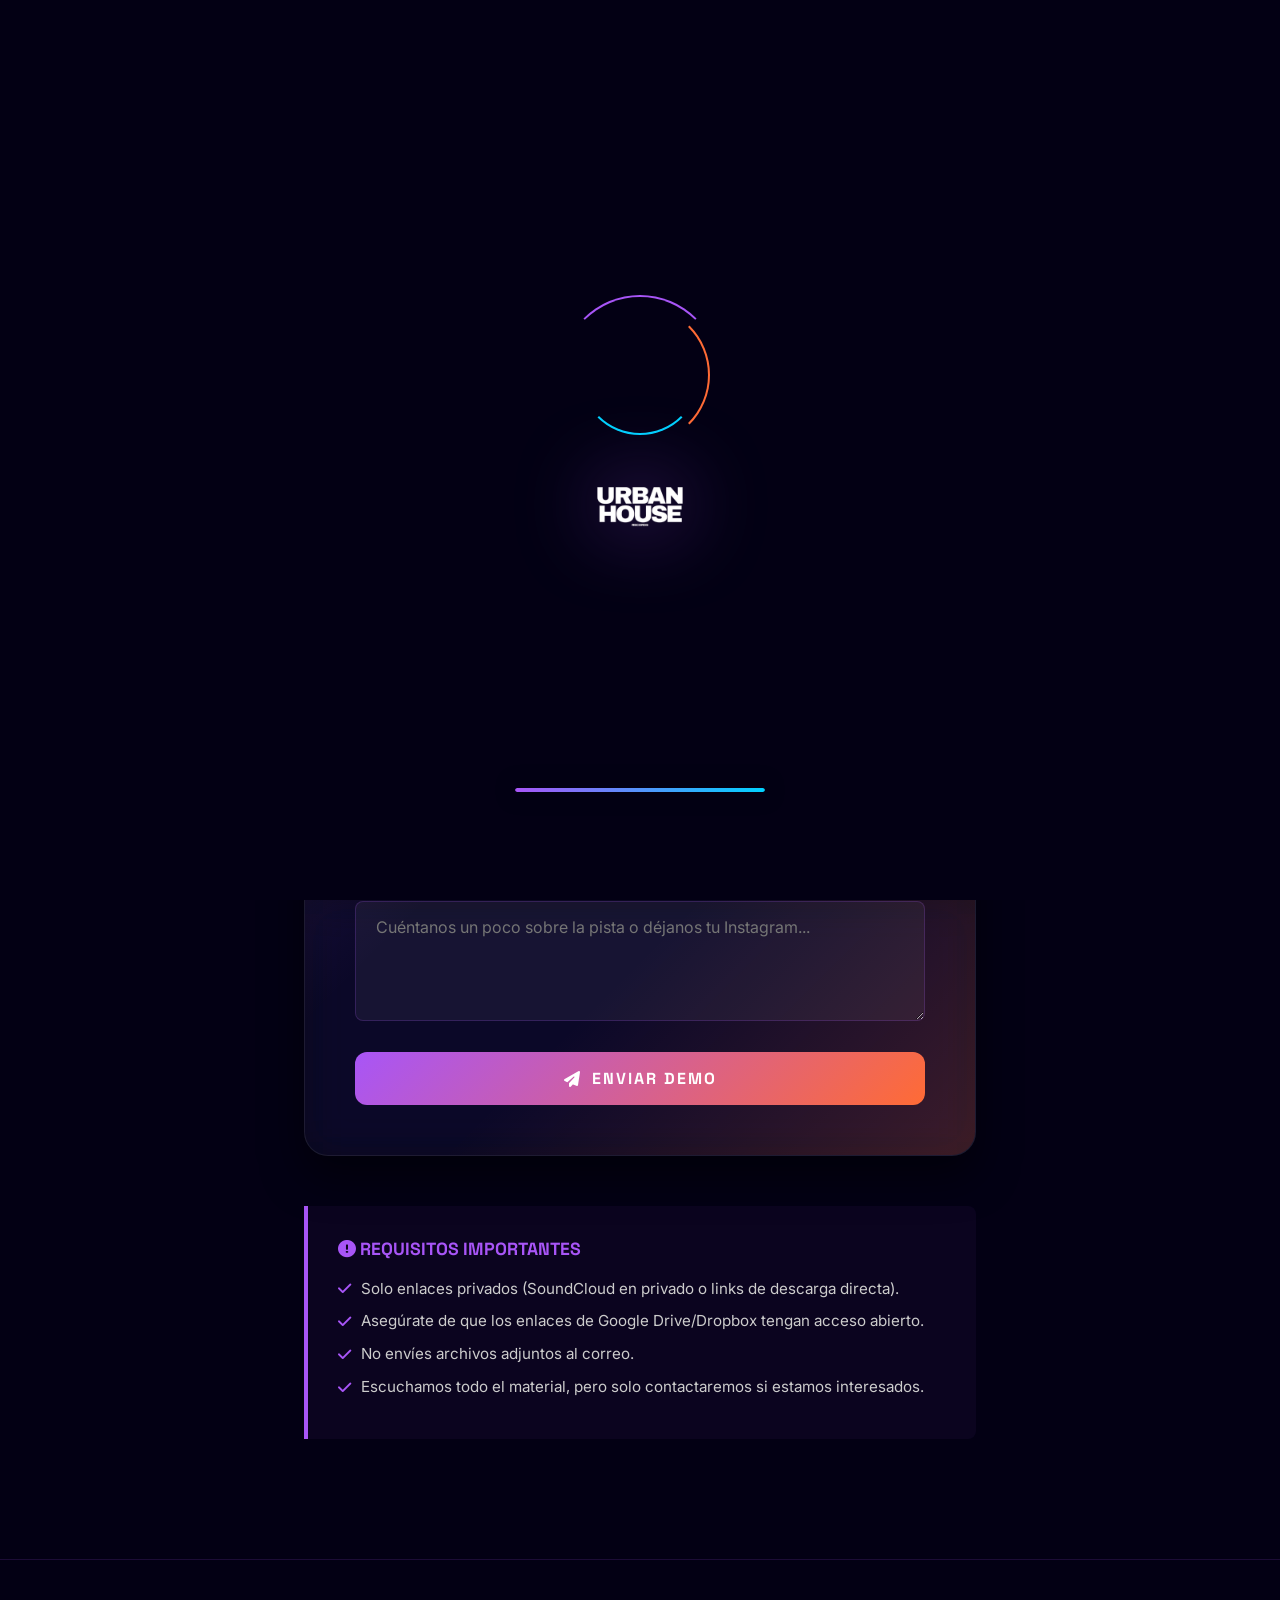
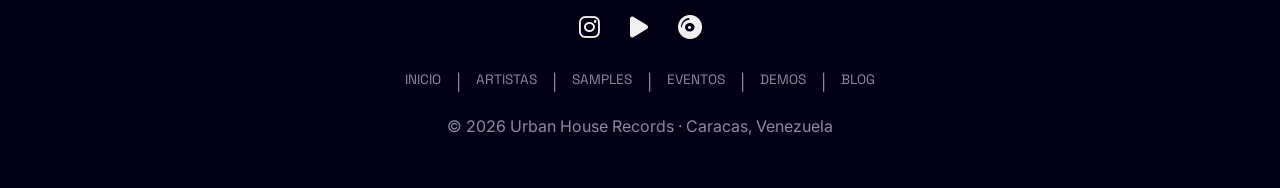
<file: demos.html>
<!DOCTYPE html>
<html lang="es">
<head>
    <meta charset="UTF-8">
    <meta name="viewport" content="width=device-width, initial-scale=1.0, maximum-scale=5.0">
    <title>Enviar Demo | Urban House Records</title>
    
    <link rel="icon" type="image/png" sizes="32x32" href="img/Logo - Urban House-UH.png">
    <link href="https://fonts.googleapis.com/css2?family=Inter:wght@300;400;500;600;700&family=Space+Grotesk:wght@400;500;600;700&display=swap" rel="stylesheet">
    <link rel="stylesheet" href="https://cdnjs.cloudflare.com/ajax/libs/font-awesome/6.4.0/css/all.min.css">
    
    <style>
        :root {
            --primary-black: #030014;
            --neon-purple: #a855f7; --neon-purple-deep: #7c3aed; --neon-orange: #ff6b35; --neon-orange-warm: #f97316;
            --pure-white: #f0f0f0;
            --gray-sub: #8b8b9e;
            --card-bg: rgba(255,255,255,0.03);
            --input-bg: rgba(255,255,255,0.05);
            --transition: all 0.4s cubic-bezier(0.2, 0.9, 0.4, 1.1);
        }

        * { margin: 0; padding: 0; box-sizing: border-box; }

        body {
            background-color: var(--primary-black);
            color: var(--pure-white);
            font-family: 'Inter', sans-serif;
            line-height: 1.5;
            -webkit-font-smoothing: antialiased;
            text-rendering: optimizeLegibility;
            overflow-x: hidden;
            display: flex;
            flex-direction: column;
            min-height: 100vh;
        }

        /* --- Navegación General --- */
        .glass-nav {
            position: fixed; top: 20px; left: 50%; transform: translateX(-50%);
            width: 92%; max-width: 1400px; z-index: 1000;
            background: rgba(3, 0, 20, 0.5);
            backdrop-filter: blur(20px) saturate(180%); -webkit-backdrop-filter: blur(20px) saturate(180%);
            border: 1px solid rgba(255,255,255,0.08); border-radius: 20px;
            padding: 12px 30px; display: flex; justify-content: space-between;
            align-items: center; transition: var(--transition);
            box-shadow: 0 10px 40px rgba(0,0,0,0.6), inset 0 1px 0 rgba(255,255,255,0.06);
        }
        .nav-logo img { height: 45px; transition: var(--transition); }
        .nav-logo img:hover { transform: scale(1.02); opacity: 0.9; }
        
        .nav-links { display: flex; gap: 35px; align-items: center; }
        .nav-links a {
            color: var(--pure-white); text-decoration: none;
            font-weight: 500; font-size: 0.85rem; transition: var(--transition);
            text-transform: uppercase; font-family: 'Space Grotesk', monospace; letter-spacing: 0.5px;
        }
        .nav-links a:hover, .nav-links a.active { color: var(--neon-purple); }

        /* Botón de Hamburguesa (Oculto en Desktop) */
        .hamburger-menu {
            display: none;
            color: var(--neon-purple);
            font-size: 1.8rem;
            cursor: pointer;
            transition: var(--transition);
        }
        .hamburger-menu:hover { transform: scale(1.1); }

        /* Header Interno */
        header.internal-header {
            padding: 180px 20px 80px; text-align: center;
            border-bottom: 1px solid rgba(255,255,255,0.08);
            background: radial-gradient(ellipse at bottom, rgba(168,85,247,0.08) 0%, transparent 60%);
            position: relative;
        }
        header.internal-header h1 {
            font-family: 'Space Grotesk', monospace; font-size: 3.5rem;
            text-transform: uppercase; letter-spacing: 4px;
            margin-bottom: 15px;
            background: linear-gradient(135deg, #fff 30%, var(--neon-purple) 70%, var(--neon-orange) 100%);
            background-size: 200% 200%; animation: gradShift 6s ease infinite;
            -webkit-background-clip: text; color: transparent;
            filter: drop-shadow(0 10px 30px rgba(168,85,247,0.3));
        }
        @keyframes gradShift { 0%,100%{background-position:0% 50%} 50%{background-position:100% 50%} }
        header.internal-header p {
            color: var(--gray-sub); max-width: 600px; margin: 0 auto; font-size: 1.1rem;
        }

        /* Sección del Formulario */
        .demo-section {
            padding: 80px 5%; max-width: 800px; margin: 0 auto; flex: 1; width: 100%;
        }
        
        .form-container {
            background: rgba(255,255,255,0.03); padding: 50px; border-radius: 24px;
            border: 1px solid rgba(255,255,255,0.08);
            backdrop-filter: blur(20px) saturate(180%);
            box-shadow: 0 20px 40px rgba(0,0,0,0.5), inset 0 1px 0 rgba(255,255,255,0.06);
            position: relative; overflow: hidden;
        }
        .form-container::before {
            content: ''; position: absolute; top: -2px; left: -2px; right: -2px; bottom: -2px;
            background: linear-gradient(135deg, var(--neon-purple), transparent 40%, transparent 60%, var(--neon-orange));
            border-radius: 25px; z-index: -1; opacity: 0.2;
        }

        .form-group { margin-bottom: 25px; }
        .form-group label {
            display: block; margin-bottom: 10px; font-weight: 500;
            font-family: 'Space Grotesk', monospace; color: var(--gray-sub);
            font-size: 0.9rem; text-transform: uppercase; letter-spacing: 1px;
        }
        .form-control {
            width: 100%; padding: 15px 20px; background: var(--input-bg);
            border: 1px solid rgba(168,85,247,0.2); border-radius: 8px; color: white;
            font-family: 'Inter', sans-serif; font-size: 1rem; transition: var(--transition);
        }
        .form-control:focus {
            outline: none; border-color: var(--neon-purple);
            box-shadow: 0 0 15px rgba(168, 85, 247, 0.2);
        }
        textarea.form-control { resize: vertical; min-height: 120px; }

        .btn-submit {
            background: linear-gradient(135deg, var(--neon-purple) 0%, var(--neon-orange) 100%);
            color: #fff; border: none; padding: 16px 40px; width: 100%;
            border-radius: 12px; font-weight: 700; font-size: 1rem;
            font-family: 'Space Grotesk', monospace; text-transform: uppercase;
            letter-spacing: 2px; cursor: pointer; transition: var(--transition);
            display: flex; justify-content: center; align-items: center; gap: 10px;
            position: relative; overflow: hidden;
        }
        .btn-submit::after {
            content: ''; position: absolute; top: 0; left: -100%; width: 100%; height: 100%;
            background: linear-gradient(90deg, transparent, rgba(255,255,255,0.2), transparent);
            transition: left 0.5s ease;
        }
        .btn-submit:hover::after { left: 100%; }
        .btn-submit:hover {
            transform: translateY(-3px); box-shadow: 0 10px 30px rgba(168, 85, 247, 0.4);
        }

        /* Reglas y Requisitos */
        .demo-rules {
            margin-top: 50px; padding: 30px; background: rgba(168, 85, 247, 0.05);
            border-left: 4px solid var(--neon-purple); border-radius: 0 8px 8px 0;
        }
        .demo-rules h3 {
            font-family: 'Space Grotesk', monospace; color: var(--neon-purple);
            margin-bottom: 15px; text-transform: uppercase; font-size: 1.1rem;
        }
        .demo-rules ul { list-style: none; color: #ccc; font-size: 0.95rem; }
        .demo-rules ul li { margin-bottom: 10px; display: flex; align-items: center; gap: 10px; }
        .demo-rules ul li i { color: var(--neon-purple); }

        /* Footer */
        footer { padding: 50px 5%; text-align: center; border-top: 1px solid rgba(168,85,247,0.15); color: var(--gray-sub); background: var(--primary-black); margin-top: 40px; width: 100%; }
        .social { margin-bottom: 24px; display: flex; justify-content: center; gap: 30px; }
        .social a { color: var(--pure-white); font-size: 1.5rem; transition: var(--transition); }
        .social a:hover { color: var(--neon-purple); transform: translateY(-3px); }
        .footer-nav { margin-bottom: 20px; display: flex; justify-content: center; gap: 15px; flex-wrap: wrap; }
        .footer-nav a { color: var(--gray-sub); text-decoration: none; font-size: 0.85rem; transition: var(--transition); text-transform: uppercase; font-family: 'Space Grotesk', monospace; }
        .footer-nav a:hover { color: var(--neon-purple); }

        /* =========================================================================
           DISEÑO RESPONSIVO (Móviles y Tablets)
           ========================================================================= */
        @media (max-width: 900px) {
            /* Navbar Móvil: Menú Hamburguesa */
            .glass-nav { padding: 15px 5%; }
            .hamburger-menu { display: block; }
            .nav-links {
                position: absolute;
                top: 100%;
                left: 0;
                width: 100%;
                background: rgba(3, 0, 20, 0.9);
                backdrop-filter: blur(20px);
                flex-direction: column;
                align-items: center;
                padding: 30px 0;
                gap: 25px;
                border-bottom: 1px solid rgba(168, 85, 247, 0.2);
                box-shadow: 0 10px 30px rgba(0,0,0,0.8);
                
                /* Estado Oculto (Cerrado) */
                transform: translateY(-120%);
                opacity: 0;
                visibility: hidden;
            }
            /* Estado Visible (Abierto) */
            .nav-links.active {
                transform: translateY(0);
                opacity: 1;
                visibility: visible;
            }
            .nav-links a {
                font-size: 1.1rem;
                width: 100%;
                text-align: center;
                padding: 10px 0;
            }

            header.internal-header { padding: 150px 20px 60px; }
            header.internal-header h1 { font-size: 2.5rem; }
            .form-container { padding: 30px 20px; }
            .demo-rules { padding: 20px; }
        }

        
        /* --- PRELOADER --- */
        .preloader {
            position: fixed; top: 0; left: 0; width: 100vw; height: 100vh;
            background: #030014; z-index: 9999;
            display: flex; flex-direction: column;
            justify-content: center; align-items: center;
            transition: opacity 1s cubic-bezier(0.4, 0, 0.2, 1), visibility 1s;
        }
        .preloader.fade-out { opacity: 0; visibility: hidden; pointer-events: none; }
        .preloader-logo {
            width: 100px; height: 100px; margin-bottom: 50px;
            animation: preloaderPulse 2.5s ease-in-out infinite;
            filter: drop-shadow(0 0 40px rgba(168,85,247,0.6));
            z-index: 2;
        }
        .preloader-logo img { width: 100%; height: 100%; object-fit: contain; }
        @keyframes preloaderPulse { 0%,100%{transform:scale(1);filter:drop-shadow(0 0 20px rgba(168,85,247,0.4))} 50%{transform:scale(1.1);filter:drop-shadow(0 0 50px rgba(168,85,247,0.8))} }
        
        .preloader-rings { position: relative; width: 160px; height: 160px; display: flex; justify-content: center; align-items: center; }
        .ring {
            position: absolute; border: 2px solid transparent; border-radius: 50%;
        }
        .ring-1 {
            width: 160px; height: 160px; border-top-color: #a855f7;
            animation: spinRing 2s linear infinite;
        }
        .ring-2 {
            width: 140px; height: 140px; border-right-color: #ff6b35;
            animation: spinRing 1.5s linear infinite reverse;
        }
        .ring-3 {
            width: 120px; height: 120px; border-bottom-color: #00d2ff;
            animation: spinRing 3s linear infinite;
        }
        @keyframes spinRing { 0%{transform:rotate(0deg)} 100%{transform:rotate(360deg)} }
        
        .preloader-bar {
            position: absolute; bottom: 12%; left: 50%; transform: translateX(-50%);
            width: 250px; height: 4px; background: rgba(255,255,255,0.04);
            border-radius: 4px; overflow: hidden;
            box-shadow: 0 0 20px rgba(0,0,0,0.5);
        }
        .preloader-bar-fill {
            height: 100%; width: 0%; border-radius: 4px;
            background: linear-gradient(90deg, #a855f7, #00d2ff, #ff6b35);
            background-size: 200% 100%;
            animation: fillBar 3s ease-in-out forwards;
            box-shadow: 0 0 15px rgba(168,85,247,0.5);
        }
        @keyframes fillBar { 0%{width:0%} 100%{width:100%} }
 40%{width:60%} 80%{width:85%} 100%{width:100%} }
        .preloader-text {
            position: absolute; bottom: calc(15% + 20px); left: 50%; transform: translateX(-50%);
            font-family: 'Space Grotesk', monospace; font-size: 0.7rem;
            color: rgba(255,255,255,0.3); letter-spacing: 4px; text-transform: uppercase;
        }
    </style>
</head>
<body>

<!-- PRELOADER -->
<div class="preloader" id="preloader">
    <div class="preloader-rings">
        <div class="ring ring-1"></div>
        <div class="ring ring-2"></div>
        <div class="ring ring-3"></div>
    </div>
    <div class="preloader-logo">
        <img src="img/Logo_Urban_House_blanco-removebg-preview.png" alt="Loading">
    </div>
    <div class="preloader-bar"><div class="preloader-bar-fill"></div></div>
</div>

</div>

<div class="liquid-ambient" style="position:fixed;top:0;left:0;width:100vw;height:100vh;z-index:-1;pointer-events:none;overflow:hidden;">
    <div style="position:absolute;border-radius:50%;filter:blur(80px);opacity:0.35;width:500px;height:500px;top:-10%;right:-5%;background:radial-gradient(circle,#a855f7 0%,transparent 70%);animation:fo1 20s ease-in-out infinite;"></div>
    <div style="position:absolute;border-radius:50%;filter:blur(80px);opacity:0.35;width:400px;height:400px;bottom:-10%;left:10%;background:radial-gradient(circle,#ff6b35 0%,transparent 70%);animation:fo2 25s ease-in-out infinite;"></div>
</div>
<style>@keyframes fo1{0%,100%{transform:translate(0,0)}50%{transform:translate(60px,40px)}}@keyframes fo2{0%,100%{transform:translate(0,0)}50%{transform:translate(-40px,-60px)}}</style>

<div class="glass-nav">
    <div class="nav-logo">
        <a href="index.html"><img src="img/Logo_Urban_House_blanco-removebg-preview.png" alt="Urban House Logo"></a>
    </div>

    <div class="hamburger-menu" id="hamburger-menu">
        <i class="fa-solid fa-bars"></i>
    </div>

    <div class="nav-links" id="nav-links">
        <a href="index.html">Inicio</a>
        <a href="index.html#releases">Lanzamientos</a>
        <a href="artistas.html">Artistas</a>
        <a href="index.html#upcoming">Próximos</a>
        <a href="index.html#aliados">Aliados</a>
        <a href="samples.html">Samples</a>
        <a href="demos.html" class="active">Demos</a>
        <a href="eventos.html">Eventos</a>
        <a href="blog.html">Blog</a>
    </div>
</div>

<header class="internal-header">
    <h1>Envía tu Demo</h1>
    <p>Buscamos artistas innovadores en House, Deep House, Tech House, EDM y sonidos afines. Muestra tu talento al mundo.</p>
</header>

<section class="demo-section">
    <div class="form-container">
        <form action="https://formsubmit.io/send/demosurbanhouse@gmail.com" method="POST">
            
            <input type="hidden" name="_redirect" value="https://urbanhouse.world/">
            <input name="_formsubmit_id" type="text" style="display:none">
            
            <div class="form-group">
                <label for="artistName">Nombre del Artista / Proyecto</label>
                <input type="text" id="artistName" name="Artista" class="form-control" placeholder="Ej. Destro5" required>
            </div>

            <div class="form-group">
                <label for="email">Correo Electrónico de Contacto</label>
                <input type="email" id="email" name="email" class="form-control" placeholder="tu@correo.com" required>
            </div>

            <div class="form-group">
                <label for="demoLink">Enlace del Demo (SoundCloud / Dropbox / Drive)</label>
                <input type="url" id="demoLink" name="Enlace" class="form-control" placeholder="https://soundcloud.com/..." required>
            </div>

            <div class="form-group">
                <label for="message">Mensaje Adicional (Redes Sociales, detalles del track)</label>
                <textarea id="message" name="Mensaje" class="form-control" placeholder="Cuéntanos un poco sobre la pista o déjanos tu Instagram..."></textarea>
            </div>

            <button type="submit" class="btn-submit">
                <i class="fa-solid fa-paper-plane"></i> Enviar Demo
            </button>
        </form>
    </div>

    <div class="demo-rules">
        <h3><i class="fa-solid fa-circle-exclamation"></i> Requisitos Importantes</h3>
        <ul>
            <li><i class="fa-solid fa-check"></i> Solo enlaces privados (SoundCloud en privado o links de descarga directa).</li>
            <li><i class="fa-solid fa-check"></i> Asegúrate de que los enlaces de Google Drive/Dropbox tengan acceso abierto.</li>
            <li><i class="fa-solid fa-check"></i> No envíes archivos adjuntos al correo.</li>
            <li><i class="fa-solid fa-check"></i> Escuchamos todo el material, pero solo contactaremos si estamos interesados.</li>
        </ul>
    </div>
</section>

<footer>
    <div class="social">
        <a href="https://www.instagram.com/urban_house.vzla/" target="_blank" rel="noopener noreferrer"><i class="fa-brands fa-instagram"></i></a>
        <a href="https://www.beatport.com/es/label/urban-house/148584" target="_blank" rel="noopener noreferrer"><i class="fa-solid fa-play"></i></a>
        <a href="https://www.traxsource.com/label/75397/urban-house" target="_blank" rel="noopener noreferrer"><i class="fa-solid fa-compact-disc"></i></a>
    </div>
    
    <div class="footer-nav">
        <a href="index.html">Inicio</a> | 
        <a href="artistas.html">Artistas</a> | 
        <a href="samples.html">Samples</a> | 
        <a href="eventos.html">Eventos</a> | 
        <a href="demos.html">Demos</a> |
        <a href="blog.html">Blog</a>
    </div>

    <p>&copy; 2026 Urban House Records · Caracas, Venezuela</p>
</footer>

<script>
    document.addEventListener("DOMContentLoaded", function() {
        // LÓGICA DEL MENÚ HAMBURGUESA (Móviles)
        const hamburgerBtn = document.getElementById('hamburger-menu');
        const navLinksContainer = document.getElementById('nav-links');
        const hamburgerIcon = hamburgerBtn.querySelector('i');
        const navLinks = document.querySelectorAll('.nav-links a');

        hamburgerBtn.addEventListener('click', function() {
            navLinksContainer.classList.toggle('active');
            
            // Cambiar ícono entre barras y X
            if (navLinksContainer.classList.contains('active')) {
                hamburgerIcon.classList.remove('fa-bars');
                hamburgerIcon.classList.add('fa-xmark');
            } else {
                hamburgerIcon.classList.remove('fa-xmark');
                hamburgerIcon.classList.add('fa-bars');
            }
        });

        // CERRAR MENÚ AL HACER CLIC EN UN ENLACE
        navLinks.forEach(link => {
            link.addEventListener('click', function() {
                if (window.innerWidth <= 900) {
                    navLinksContainer.classList.remove('active');
                    hamburgerIcon.classList.remove('fa-xmark');
                    hamburgerIcon.classList.add('fa-bars');
                }
            });
        });
    });
</script>
<script>
window.addEventListener("load", function() {
    setTimeout(function() {
        document.getElementById("preloader").classList.add("fade-out");
        document.body.style.overflow = "auto";
    }, 2000);
});
document.body.style.overflow = "hidden";
</script>
</body>
</html>
</file>
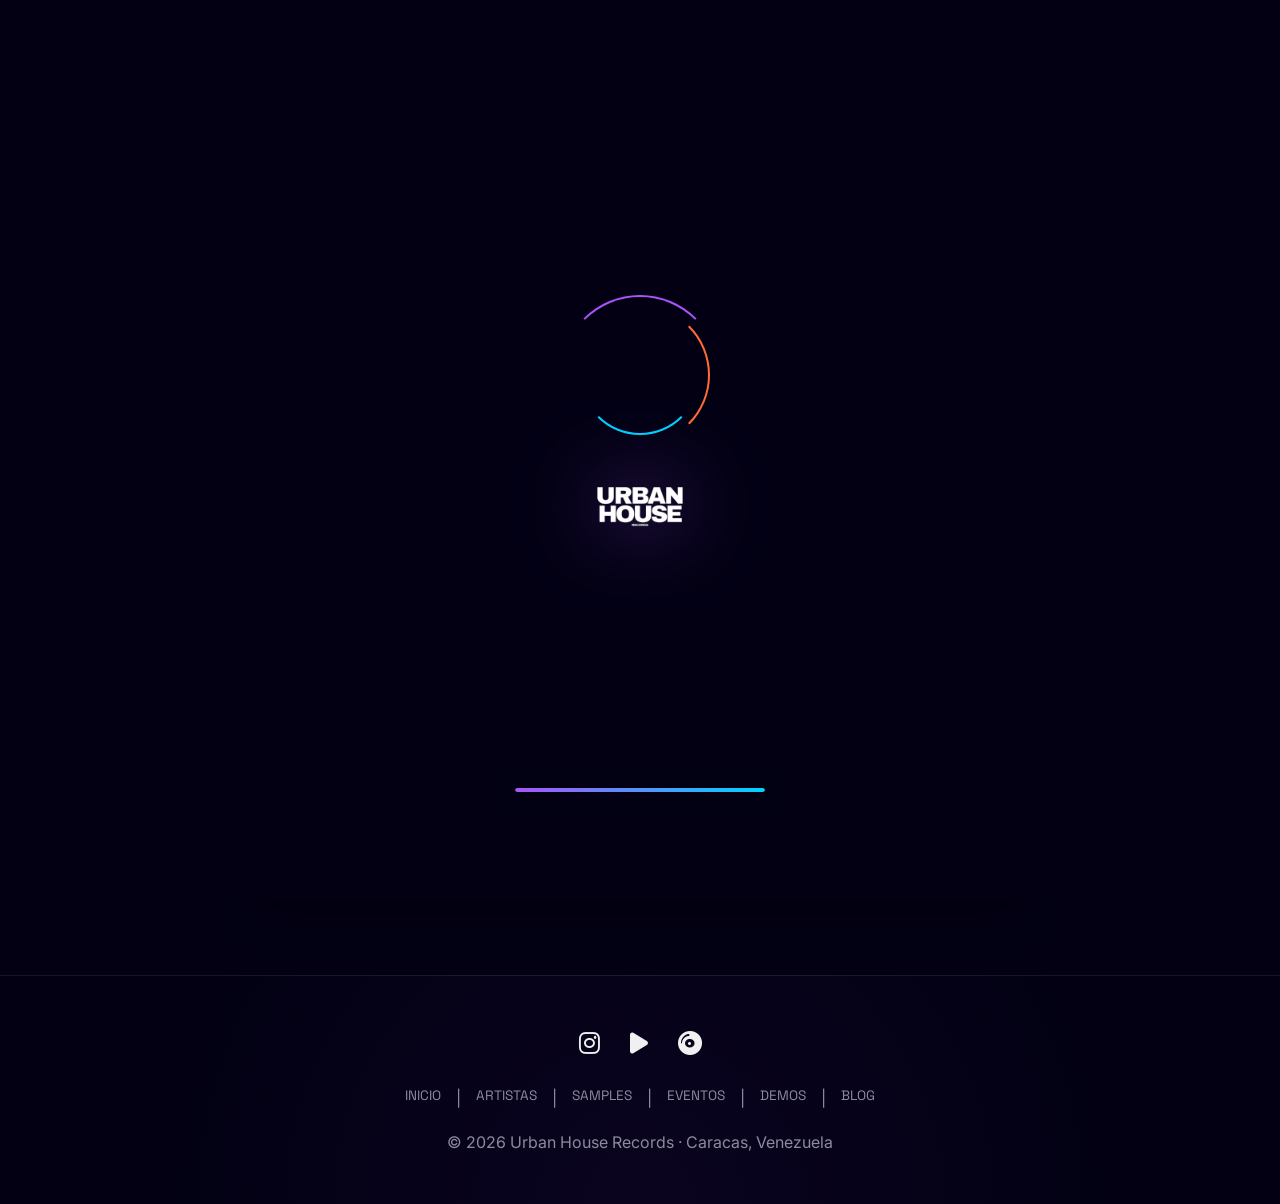
<file: eventos.html>
<!DOCTYPE html>
<html lang="es">
<head>
    <meta charset="UTF-8">
    <meta name="viewport" content="width=device-width, initial-scale=1.0, maximum-scale=5.0">
    
    <meta name="description" content="Descubre las próximas fiestas, showcases y eventos en vivo de Urban House Records. Únete a la mejor experiencia de música electrónica, House y Tech House en Caracas, Venezuela.">
    <meta name="keywords" content="eventos música electrónica, fiestas house Caracas, Urban House Records eventos, DJ sets Venezuela, tech house, deep house, raves Caracas, Destro5">
    <meta name="author" content="Urban House Records">
    <meta name="robots" content="index, follow">
    <meta name="language" content="es">
    <meta name="geo.region" content="VE-A">
    <meta name="geo.placename" content="Caracas">
    
    <title>Eventos y Fiestas | Urban House Records</title>
    
    <link rel="canonical" href="https://urbanhouse.world/eventos.html">
    
    <meta property="og:title" content="Eventos | Urban House Records">
    <meta property="og:description" content="Descubre nuestras próximas fiestas y showcases. La mejor música electrónica de Caracas.">
    <meta property="og:image" content="img/Logo_Urban_House_blanco-removebg-preview.png">
    <meta property="og:url" content="https://urbanhouse.world/eventos.html">
    <meta property="og:type" content="website">
    <meta property="og:locale" content="es_ES">
    
    <meta name="twitter:card" content="summary_large_image">
    <meta name="twitter:title" content="Eventos | Urban House Records">
    <meta name="twitter:description" content="Descubre nuestras próximas fiestas y showcases de música electrónica en Venezuela.">
    <meta name="twitter:image" content="img/Logo_Urban_House_blanco-removebg-preview.png">
    
    <link rel="icon" type="image/png" sizes="32x32" href="img/Logo - Urban House-UH.png">
    
    <link href="https://fonts.googleapis.com/css2?family=Inter:wght@300;400;500;600;700&family=Space+Grotesk:wght@400;500;600;700&display=swap" rel="stylesheet">
    <link rel="stylesheet" href="https://cdnjs.cloudflare.com/ajax/libs/font-awesome/6.4.0/css/all.min.css">
    
    <style>
        :root {
            --primary-black: #030014;
            --neon-purple: #a855f7; --neon-purple-deep: #7c3aed; --neon-orange: #ff6b35; --neon-orange-warm: #f97316;
            --pure-white: #f0f0f0;
            --gray-sub: #8b8b9e;
            --card-bg: rgba(255,255,255,0.03);
            --transition: all 0.4s cubic-bezier(0.2, 0.9, 0.4, 1.1);
        }

        * { margin: 0; padding: 0; box-sizing: border-box; }

        body {
            background-color: var(--primary-black);
            color: var(--pure-white);
            font-family: 'Inter', sans-serif;
            line-height: 1.5;
            -webkit-font-smoothing: antialiased;
            text-rendering: optimizeLegibility;
            display: flex;
            flex-direction: column;
            min-height: 100vh;
            overflow-x: hidden;
        }

        /* --- Navegación General --- */
        .glass-nav {
            position: fixed; top: 20px; left: 50%; transform: translateX(-50%); width: 92%; max-width: 1400px; z-index: 1000;
            background: rgba(3, 0, 20, 0.5); backdrop-filter: blur(20px) saturate(180%); -webkit-backdrop-filter: blur(20px) saturate(180%);
            border: 1px solid rgba(255,255,255,0.08); border-radius: 20px;
            padding: 12px 30px; display: flex; justify-content: space-between;
            align-items: center; transition: var(--transition);
            box-shadow: 0 10px 40px rgba(0,0,0,0.6), inset 0 1px 0 rgba(255,255,255,0.06);
        }
        .nav-logo img { height: 45px; transition: var(--transition); }
        .nav-logo img:hover { transform: scale(1.02); opacity: 0.9; }
        
        .nav-links { display: flex; gap: 35px; align-items: center; }
        .nav-links a {
            color: var(--pure-white); text-decoration: none;
            font-weight: 500; font-size: 0.85rem; transition: var(--transition);
            text-transform: uppercase; font-family: 'Space Grotesk', monospace; letter-spacing: 0.5px;
        }
        .nav-links a:hover, .nav-links a.active { color: var(--neon-purple); }

        /* Botón de Hamburguesa (Oculto en Desktop) */
        .hamburger-menu {
            display: none;
            color: var(--neon-purple);
            font-size: 1.8rem;
            cursor: pointer;
            transition: var(--transition);
        }
        .hamburger-menu:hover { transform: scale(1.1); }

        /* Header Interno */
        header.internal-header {
            padding: 180px 20px 80px; text-align: center;
            border: 1px solid rgba(255,255,255,0.08); border-radius: 20px;
            background: radial-gradient(ellipse at bottom, rgba(168,85,247,0.08) 0%, transparent 60%); position: relative;
        }
        header.internal-header h1 {
            font-family: 'Space Grotesk', monospace; font-size: 3.5rem;
            text-transform: uppercase; letter-spacing: 4px; background: linear-gradient(135deg, #fff 30%, #a855f7 70%, #ff6b35 100%); background-size: 200% 200%; animation: gradS 6s ease infinite; -webkit-background-clip: text; color: transparent; filter: drop-shadow(0 10px 30px rgba(168,85,247,0.3));
            margin-bottom: 15px;
        }
        header.internal-header p {
            color: var(--gray-sub); max-width: 600px; margin: 0 auto; font-size: 1.1rem;
        }

        /* Sección de Eventos (Estado Vacío) */
        .events-section {
            flex: 1; 
            padding: 80px 5%; max-width: 900px; margin: 0 auto;
            display: flex; align-items: center; justify-content: center;
            width: 100%;
        }
        
        .empty-state {
            background: rgba(255,255,255,0.03); padding: 60px 40px; border-radius: 24px; backdrop-filter: blur(20px) saturate(180%);
            border: 1px solid rgba(255,255,255,0.08);
            text-align: center; width: 100%;
            box-shadow: 0 20px 40px rgba(0,0,0,0.3);
        }

        .empty-icon {
            font-size: 4rem; color: rgba(168, 85, 247, 0.5);
            margin-bottom: 25px;
        }

        .empty-state h2 {
            font-family: 'Space Grotesk', monospace; color: var(--pure-white);
            margin-bottom: 15px; font-size: 1.8rem; text-transform: uppercase;
        }

        .empty-state p {
            color: var(--gray-sub); margin-bottom: 35px; font-size: 1.05rem;
            max-width: 500px; margin-left: auto; margin-right: auto;
        }

        .btn-outline {
            color: var(--neon-purple); text-decoration: none; border: 1px solid var(--neon-purple);
            padding: 12px 30px; border-radius: 40px; transition: var(--transition);
            display: inline-flex; align-items: center; gap: 10px; font-weight: 500;
            font-size: 0.9rem; font-family: 'Space Grotesk', monospace; text-transform: uppercase;
        }
        .btn-outline:hover { 
            background: var(--neon-purple); color: black; transform: translateY(-2px); 
            box-shadow: 0 10px 20px rgba(168, 85, 247, 0.2);
        }

        /* Footer */
        footer { padding: 50px 5%; text-align: center; border-top: 1px solid rgba(255,255,255,0.08); color: var(--gray-sub); background: radial-gradient(circle at bottom center, rgba(168,85,247,0.05) 0%, transparent 70%); margin-top: auto; width: 100%; }
        .social { margin-bottom: 24px; display: flex; justify-content: center; gap: 30px; }
        .social a { color: var(--pure-white); font-size: 1.5rem; transition: var(--transition); }
        .social a:hover { color: var(--neon-purple); transform: translateY(-3px); }
        .footer-nav { margin-bottom: 20px; display: flex; justify-content: center; gap: 15px; flex-wrap: wrap; }
        .footer-nav a { color: var(--gray-sub); text-decoration: none; font-size: 0.85rem; transition: var(--transition); text-transform: uppercase; font-family: 'Space Grotesk', monospace; }
        .footer-nav a:hover { color: var(--neon-purple); }

        /* =========================================================================
           DISEÑO RESPONSIVO (Móviles y Tablets)
           ========================================================================= */
        @media (max-width: 900px) {
            /* Navbar Móvil: Menú Hamburguesa */
            .glass-nav { padding: 15px 5%; }
            .hamburger-menu { display: block; }
            .nav-links {
                position: absolute;
                top: 100%;
                left: 0;
                width: 100%;
                background: rgba(3, 0, 20, 0.9);
                backdrop-filter: blur(20px);
                flex-direction: column;
                align-items: center;
                padding: 30px 0;
                gap: 25px;
                border: 1px solid rgba(255,255,255,0.08); border-radius: 20px;
                box-shadow: 0 10px 30px rgba(0,0,0,0.8);
                
                /* Estado Oculto (Cerrado) */
                transform: translateY(-120%);
                opacity: 0;
                visibility: hidden;
            }
            /* Estado Visible (Abierto) */
            .nav-links.active {
                transform: translateY(0);
                opacity: 1;
                visibility: visible;
            }
            .nav-links a {
                font-size: 1.1rem;
                width: 100%;
                text-align: center;
                padding: 10px 0;
            }

            header.internal-header { padding: 150px 20px 60px; }
            header.internal-header h1 { font-size: 2.5rem; }
            .empty-state { padding: 40px 20px; }
        }

        
        /* --- PRELOADER --- */
        .preloader {
            position: fixed; top: 0; left: 0; width: 100vw; height: 100vh;
            background: #030014; z-index: 9999;
            display: flex; flex-direction: column;
            justify-content: center; align-items: center;
            transition: opacity 1s cubic-bezier(0.4, 0, 0.2, 1), visibility 1s;
        }
        .preloader.fade-out { opacity: 0; visibility: hidden; pointer-events: none; }
        .preloader-logo {
            width: 100px; height: 100px; margin-bottom: 50px;
            animation: preloaderPulse 2.5s ease-in-out infinite;
            filter: drop-shadow(0 0 40px rgba(168,85,247,0.6));
            z-index: 2;
        }
        .preloader-logo img { width: 100%; height: 100%; object-fit: contain; }
        @keyframes preloaderPulse { 0%,100%{transform:scale(1);filter:drop-shadow(0 0 20px rgba(168,85,247,0.4))} 50%{transform:scale(1.1);filter:drop-shadow(0 0 50px rgba(168,85,247,0.8))} }
        
        .preloader-rings { position: relative; width: 160px; height: 160px; display: flex; justify-content: center; align-items: center; }
        .ring {
            position: absolute; border: 2px solid transparent; border-radius: 50%;
        }
        .ring-1 {
            width: 160px; height: 160px; border-top-color: #a855f7;
            animation: spinRing 2s linear infinite;
        }
        .ring-2 {
            width: 140px; height: 140px; border-right-color: #ff6b35;
            animation: spinRing 1.5s linear infinite reverse;
        }
        .ring-3 {
            width: 120px; height: 120px; border-bottom-color: #00d2ff;
            animation: spinRing 3s linear infinite;
        }
        @keyframes spinRing { 0%{transform:rotate(0deg)} 100%{transform:rotate(360deg)} }
        
        .preloader-bar {
            position: absolute; bottom: 12%; left: 50%; transform: translateX(-50%);
            width: 250px; height: 4px; background: rgba(255,255,255,0.04);
            border-radius: 4px; overflow: hidden;
            box-shadow: 0 0 20px rgba(0,0,0,0.5);
        }
        .preloader-bar-fill {
            height: 100%; width: 0%; border-radius: 4px;
            background: linear-gradient(90deg, #a855f7, #00d2ff, #ff6b35);
            background-size: 200% 100%;
            animation: fillBar 3s ease-in-out forwards;
            box-shadow: 0 0 15px rgba(168,85,247,0.5);
        }
        @keyframes fillBar { 0%{width:0%} 100%{width:100%} }
 40%{width:60%} 80%{width:85%} 100%{width:100%} }
        .preloader-text {
            position: absolute; bottom: calc(15% + 20px); left: 50%; transform: translateX(-50%);
            font-family: 'Space Grotesk', monospace; font-size: 0.7rem;
            color: rgba(255,255,255,0.3); letter-spacing: 4px; text-transform: uppercase;
        }
    </style>
</head>
<body>

<!-- PRELOADER -->
<div class="preloader" id="preloader">
    <div class="preloader-rings">
        <div class="ring ring-1"></div>
        <div class="ring ring-2"></div>
        <div class="ring ring-3"></div>
    </div>
    <div class="preloader-logo">
        <img src="img/Logo_Urban_House_blanco-removebg-preview.png" alt="Loading">
    </div>
    <div class="preloader-bar"><div class="preloader-bar-fill"></div></div>
</div>

</div>

<div style="position:fixed;top:0;left:0;width:100vw;height:100vh;z-index:-1;pointer-events:none;overflow:hidden;">
    <div style="position:absolute;border-radius:50%;filter:blur(80px);opacity:0.35;width:500px;height:500px;top:-10%;right:-5%;background:radial-gradient(circle,#a855f7 0%,transparent 70%);animation:fo1 20s ease-in-out infinite;"></div>
    <div style="position:absolute;border-radius:50%;filter:blur(80px);opacity:0.35;width:400px;height:400px;bottom:-10%;left:10%;background:radial-gradient(circle,#ff6b35 0%,transparent 70%);animation:fo2 25s ease-in-out infinite;"></div>
</div>
<style>@keyframes gradS{0%,100%{background-position:0% 50%}50%{background-position:100% 50%}}@keyframes fo1{0%,100%{transform:translate(0,0)}50%{transform:translate(60px,40px)}}@keyframes fo2{0%,100%{transform:translate(0,0)}50%{transform:translate(-40px,-60px)}}</style>

<div class="glass-nav">
    <div class="nav-logo">
        <a href="index.html"><img src="img/Logo_Urban_House_blanco-removebg-preview.png" alt="Urban House Logo"></a>
    </div>
    
    <div class="hamburger-menu" id="hamburger-menu">
        <i class="fa-solid fa-bars"></i>
    </div>

    <div class="nav-links" id="nav-links">
        <a href="index.html">Inicio</a>
        <a href="index.html#releases">Lanzamientos</a>
        <a href="artistas.html">Artistas</a>
        <a href="index.html#upcoming">Próximos</a>
        <a href="index.html#aliados">Aliados</a>
        <a href="samples.html">Samples</a>
        <a href="demos.html">Demos</a>
        <a href="eventos.html" class="active">Eventos</a>
        <a href="blog.html">Blog</a>
    </div>
</div>

<header class="internal-header">
    <h1>Eventos</h1>
    <p>Descubre nuestras próximas fiestas, showcases y lanzamientos en vivo.</p>
</header>

<section class="events-section">
    <div class="empty-state">
        <i class="fa-solid fa-calendar-xmark empty-icon"></i>
        <h2>Aún no hay eventos activos</h2>
        <p>Estamos trabajando desde el estudio preparando nuestra próxima gran experiencia. Mantente atento a nuestras redes sociales para ser el primero en enterarte de las nuevas fechas.</p>
        <a href="https://www.instagram.com/urban_house.vzla/" target="_blank" class="btn-outline">
            <i class="fa-brands fa-instagram"></i> Síguenos en Instagram
        </a>
    </div>
</section>

<footer>
    <div class="social">
        <a href="https://www.instagram.com/urban_house.vzla/" target="_blank" rel="noopener noreferrer"><i class="fa-brands fa-instagram"></i></a>
        <a href="https://www.beatport.com/es/label/urban-house/148584" target="_blank" rel="noopener noreferrer"><i class="fa-solid fa-play"></i></a>
        <a href="https://www.traxsource.com/label/75397/urban-house" target="_blank" rel="noopener noreferrer"><i class="fa-solid fa-compact-disc"></i></a>
    </div>
    
    <div class="footer-nav">
        <a href="index.html">Inicio</a> | 
        <a href="artistas.html">Artistas</a> | 
        <a href="samples.html">Samples</a> | 
        <a href="eventos.html">Eventos</a> | 
        <a href="demos.html">Demos</a> |
        <a href="blog.html">Blog</a>
    </div>

    <p>&copy; 2026 Urban House Records · Caracas, Venezuela</p>
</footer>

<script>
    document.addEventListener("DOMContentLoaded", function() {
        // LÓGICA DEL MENÚ HAMBURGUESA (Móviles)
        const hamburgerBtn = document.getElementById('hamburger-menu');
        const navLinksContainer = document.getElementById('nav-links');
        const hamburgerIcon = hamburgerBtn.querySelector('i');
        const navLinks = document.querySelectorAll('.nav-links a');

        hamburgerBtn.addEventListener('click', function() {
            navLinksContainer.classList.toggle('active');
            
            // Cambiar ícono entre barras y X
            if (navLinksContainer.classList.contains('active')) {
                hamburgerIcon.classList.remove('fa-bars');
                hamburgerIcon.classList.add('fa-xmark');
            } else {
                hamburgerIcon.classList.remove('fa-xmark');
                hamburgerIcon.classList.add('fa-bars');
            }
        });

        // CERRAR MENÚ AL HACER CLIC EN UN ENLACE
        navLinks.forEach(link => {
            link.addEventListener('click', function() {
                if (window.innerWidth <= 900) {
                    navLinksContainer.classList.remove('active');
                    hamburgerIcon.classList.remove('fa-xmark');
                    hamburgerIcon.classList.add('fa-bars');
                }
            });
        });
    });
</script>
<script>
window.addEventListener("load", function() {
    setTimeout(function() {
        document.getElementById("preloader").classList.add("fade-out");
        document.body.style.overflow = "auto";
    }, 2000);
});
document.body.style.overflow = "hidden";
</script>
</body>
</html>
</file>
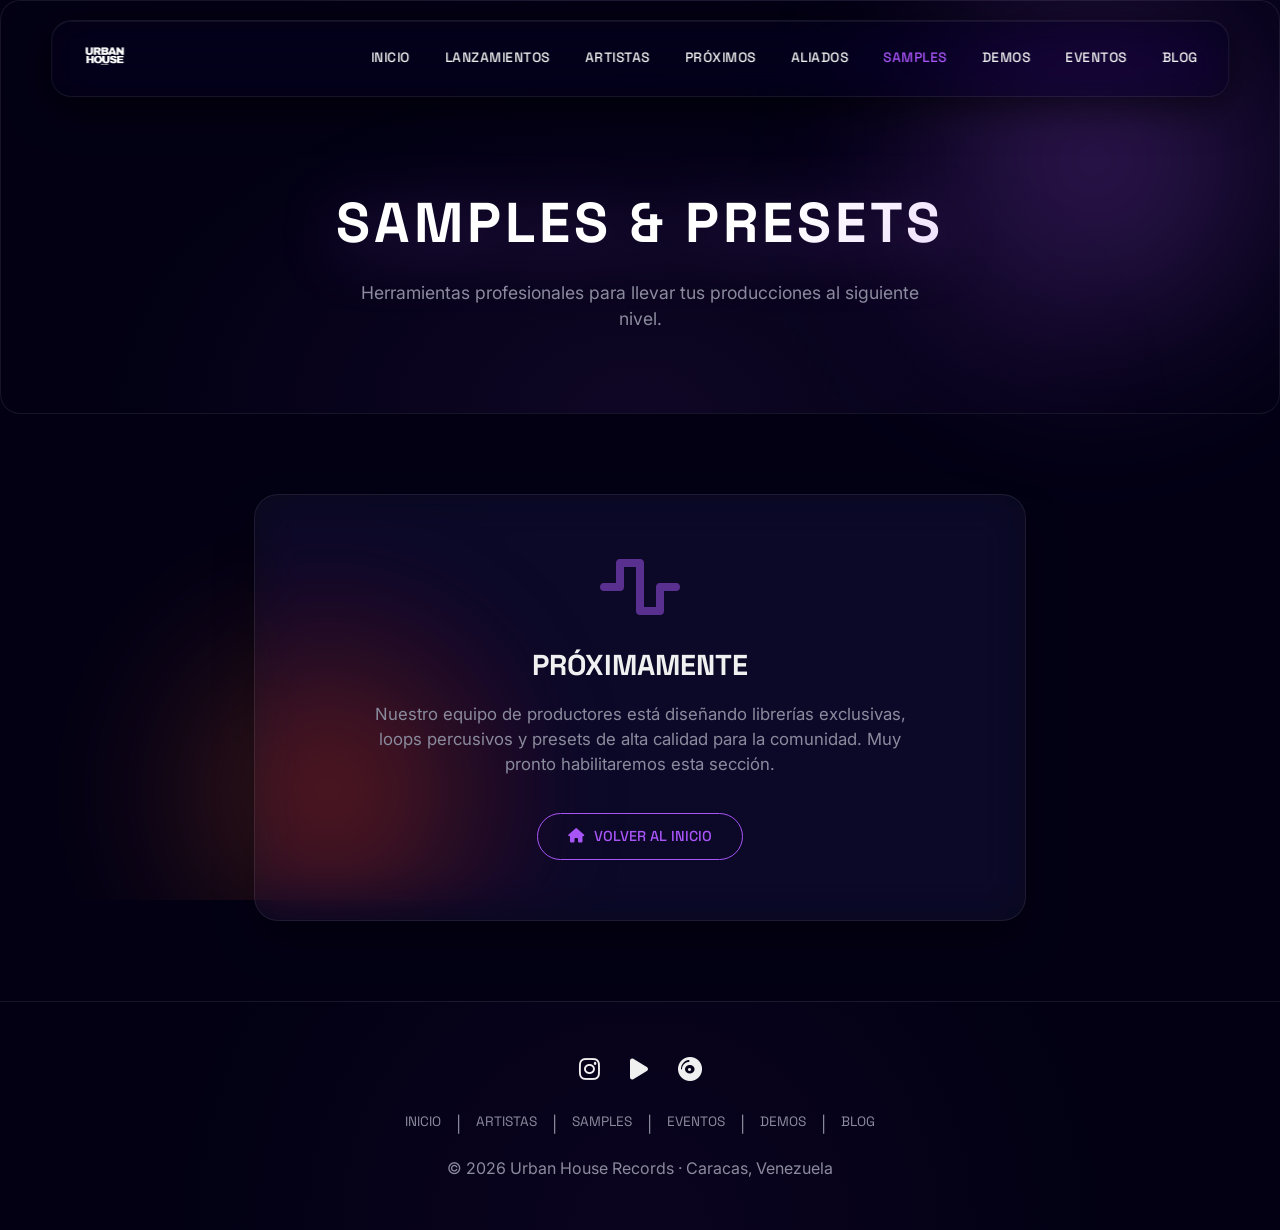
<file: samples.html>
<!DOCTYPE html>
<html lang="es">
<head>
    <meta charset="UTF-8">
    <meta name="viewport" content="width=device-width, initial-scale=1.0, maximum-scale=5.0">
    
    <meta name="description" content="Descubre los mejores sample packs, loops y presets de Urban House Records. Herramientas profesionales de producción para House, Tech House y música electrónica. Próximamente.">
    <meta name="keywords" content="sample packs, house samples, tech house loops, presets, producción musical, Urban House Records, librerías de sonido, música electrónica">
    <meta name="author" content="Urban House Records">
    <meta name="robots" content="index, follow">
    <meta name="language" content="es">
    
    <title>Sample Packs & Presets | Urban House Records</title>
    
    <link rel="canonical" href="https://urbanhouse.world/samples.html">
    
    <meta property="og:title" content="Sample Packs | Urban House Records">
    <meta property="og:description" content="Librerías de sonido exclusivas y herramientas para productores. Próximamente en Urban House.">
    <meta property="og:image" content="img/Logo_Urban_House_blanco-removebg-preview.png">
    <meta property="og:url" content="https://urbanhouse.world/samples.html">
    <meta property="og:type" content="website">
    <meta property="og:locale" content="es_ES">
    
    <meta name="twitter:card" content="summary_large_image">
    <meta name="twitter:title" content="Sample Packs | Urban House Records">
    <meta name="twitter:description" content="Librerías de sonido exclusivas y herramientas para productores de música electrónica.">
    <meta name="twitter:image" content="img/Logo_Urban_House_blanco-removebg-preview.png">
    
    <link rel="icon" type="image/png" sizes="32x32" href="img/Logo - Urban House-UH.png">
    <link rel="apple-touch-icon" sizes="180x180" href="img/apple-touch-icon.png">
    
    <link href="https://fonts.googleapis.com/css2?family=Inter:wght@300;400;500;600;700&family=Space+Grotesk:wght@400;500;600;700&display=swap" rel="stylesheet">
    <link rel="stylesheet" href="https://cdnjs.cloudflare.com/ajax/libs/font-awesome/6.4.0/css/all.min.css">
    
    <style>
        :root {
            --primary-black: #030014;
            --neon-purple: #a855f7; --neon-purple-deep: #7c3aed; --neon-orange: #ff6b35; --neon-orange-warm: #f97316;
            --pure-white: #f0f0f0;
            --gray-sub: #8b8b9e;
            --card-bg: rgba(255,255,255,0.03);
            --transition: all 0.4s cubic-bezier(0.2, 0.9, 0.4, 1.1);
        }

        * { margin: 0; padding: 0; box-sizing: border-box; }

        body {
            background-color: var(--primary-black);
            color: var(--pure-white);
            font-family: 'Inter', sans-serif;
            line-height: 1.5;
            -webkit-font-smoothing: antialiased;
            text-rendering: optimizeLegibility;
            display: flex;
            flex-direction: column;
            min-height: 100vh;
            overflow-x: hidden;
        }

        /* --- Navegación General --- */
        .glass-nav {
            position: fixed; top: 20px; left: 50%; transform: translateX(-50%); width: 92%; max-width: 1400px; z-index: 1000;
            background: rgba(3, 0, 20, 0.5); backdrop-filter: blur(20px) saturate(180%); -webkit-backdrop-filter: blur(20px) saturate(180%);
            border: 1px solid rgba(255,255,255,0.08); border-radius: 20px;
            padding: 12px 30px; display: flex; justify-content: space-between;
            align-items: center; transition: var(--transition);
            box-shadow: 0 10px 40px rgba(0,0,0,0.6), inset 0 1px 0 rgba(255,255,255,0.06);
        }
        .nav-logo img { height: 45px; transition: var(--transition); }
        .nav-logo img:hover { transform: scale(1.02); opacity: 0.9; }
        
        .nav-links { display: flex; gap: 35px; align-items: center; }
        .nav-links a {
            color: var(--pure-white); text-decoration: none;
            font-weight: 500; font-size: 0.85rem; transition: var(--transition);
            text-transform: uppercase; font-family: 'Space Grotesk', monospace; letter-spacing: 0.5px;
        }
        .nav-links a:hover, .nav-links a.active { color: var(--neon-purple); }

        /* Botón de Hamburguesa (Oculto en Desktop) */
        .hamburger-menu {
            display: none;
            color: var(--neon-purple);
            font-size: 1.8rem;
            cursor: pointer;
            transition: var(--transition);
        }
        .hamburger-menu:hover { transform: scale(1.1); }

        /* Header Interno */
        header.internal-header {
            padding: 180px 20px 80px; text-align: center;
            border: 1px solid rgba(255,255,255,0.08); border-radius: 20px;
            background: radial-gradient(ellipse at bottom, rgba(168,85,247,0.08) 0%, transparent 60%); position: relative;
        }
        header.internal-header h1 {
            font-family: 'Space Grotesk', monospace; font-size: 3.5rem;
            text-transform: uppercase; letter-spacing: 4px; background: linear-gradient(135deg, #fff 30%, #a855f7 70%, #ff6b35 100%); background-size: 200% 200%; animation: gradS 6s ease infinite; -webkit-background-clip: text; color: transparent; filter: drop-shadow(0 10px 30px rgba(168,85,247,0.3));
            margin-bottom: 15px;
        }
        header.internal-header p {
            color: var(--gray-sub); max-width: 600px; margin: 0 auto; font-size: 1.1rem;
        }

        /* Sección de Samples (Estado Vacío) */
        .samples-section {
            flex: 1; 
            padding: 80px 5%; max-width: 900px; margin: 0 auto;
            display: flex; align-items: center; justify-content: center;
            width: 100%;
        }
        
        .empty-state {
            background: rgba(255,255,255,0.03); padding: 60px 40px; border-radius: 24px; backdrop-filter: blur(20px) saturate(180%);
            border: 1px solid rgba(255,255,255,0.08);
            text-align: center; width: 100%;
            box-shadow: 0 20px 40px rgba(0,0,0,0.3);
        }

        .empty-icon {
            font-size: 4rem; color: rgba(168, 85, 247, 0.5);
            margin-bottom: 25px;
        }

        .empty-state h2 {
            font-family: 'Space Grotesk', monospace; color: var(--pure-white);
            margin-bottom: 15px; font-size: 1.8rem; text-transform: uppercase;
        }

        .empty-state p {
            color: var(--gray-sub); margin-bottom: 35px; font-size: 1.05rem;
            max-width: 550px; margin-left: auto; margin-right: auto;
        }

        .btn-outline {
            color: var(--neon-purple); text-decoration: none; border: 1px solid var(--neon-purple);
            padding: 12px 30px; border-radius: 40px; transition: var(--transition);
            display: inline-flex; align-items: center; gap: 10px; font-weight: 500;
            font-size: 0.9rem; font-family: 'Space Grotesk', monospace; text-transform: uppercase;
        }
        .btn-outline:hover { 
            background: var(--neon-purple); color: black; transform: translateY(-2px); 
            box-shadow: 0 10px 20px rgba(168, 85, 247, 0.2);
        }

        /* Footer */
        footer { padding: 50px 5%; text-align: center; border-top: 1px solid rgba(255,255,255,0.08); color: var(--gray-sub); background: radial-gradient(circle at bottom center, rgba(168,85,247,0.05) 0%, transparent 70%); margin-top: auto; width: 100%; }
        .social { margin-bottom: 24px; display: flex; justify-content: center; gap: 30px; }
        .social a { color: var(--pure-white); font-size: 1.5rem; transition: var(--transition); }
        .social a:hover { color: var(--neon-purple); transform: translateY(-3px); }
        .footer-nav { margin-bottom: 20px; display: flex; justify-content: center; gap: 15px; flex-wrap: wrap; }
        .footer-nav a { color: var(--gray-sub); text-decoration: none; font-size: 0.85rem; transition: var(--transition); text-transform: uppercase; font-family: 'Space Grotesk', monospace; }
        .footer-nav a:hover { color: var(--neon-purple); }

        /* =========================================================================
           DISEÑO RESPONSIVO (Móviles y Tablets)
           ========================================================================= */
        @media (max-width: 900px) {
            /* Navbar Móvil: Menú Hamburguesa */
            .glass-nav { padding: 15px 5%; }
            .hamburger-menu { display: block; }
            .nav-links {
                position: absolute;
                top: 100%;
                left: 0;
                width: 100%;
                background: rgba(3, 0, 20, 0.9);
                backdrop-filter: blur(20px);
                flex-direction: column;
                align-items: center;
                padding: 30px 0;
                gap: 25px;
                border: 1px solid rgba(255,255,255,0.08); border-radius: 20px;
                box-shadow: 0 10px 30px rgba(0,0,0,0.8);
                
                /* Estado Oculto (Cerrado) */
                transform: translateY(-120%);
                opacity: 0;
                visibility: hidden;
            }
            /* Estado Visible (Abierto) */
            .nav-links.active {
                transform: translateY(0);
                opacity: 1;
                visibility: visible;
            }
            .nav-links a {
                font-size: 1.1rem;
                width: 100%;
                text-align: center;
                padding: 10px 0;
            }

            header.internal-header { padding: 150px 20px 60px; }
            header.internal-header h1 { font-size: 2.5rem; }
            .empty-state { padding: 40px 20px; }
        }

        
        /* --- PRELOADER --- */
        .preloader {
            position: fixed; top: 0; left: 0; width: 100vw; height: 100vh;
            background: #030014; z-index: 9999;
            display: flex; flex-direction: column;
            justify-content: center; align-items: center;
            transition: opacity 1s cubic-bezier(0.4, 0, 0.2, 1), visibility 1s;
        }
        .preloader.fade-out { opacity: 0; visibility: hidden; pointer-events: none; }
        .preloader-logo {
            width: 100px; height: 100px; margin-bottom: 50px;
            animation: preloaderPulse 2.5s ease-in-out infinite;
            filter: drop-shadow(0 0 40px rgba(168,85,247,0.6));
            z-index: 2;
        }
        .preloader-logo img { width: 100%; height: 100%; object-fit: contain; }
        @keyframes preloaderPulse { 0%,100%{transform:scale(1);filter:drop-shadow(0 0 20px rgba(168,85,247,0.4))} 50%{transform:scale(1.1);filter:drop-shadow(0 0 50px rgba(168,85,247,0.8))} }
        
        .preloader-rings { position: relative; width: 160px; height: 160px; display: flex; justify-content: center; align-items: center; }
        .ring {
            position: absolute; border: 2px solid transparent; border-radius: 50%;
        }
        .ring-1 {
            width: 160px; height: 160px; border-top-color: #a855f7;
            animation: spinRing 2s linear infinite;
        }
        .ring-2 {
            width: 140px; height: 140px; border-right-color: #ff6b35;
            animation: spinRing 1.5s linear infinite reverse;
        }
        .ring-3 {
            width: 120px; height: 120px; border-bottom-color: #00d2ff;
            animation: spinRing 3s linear infinite;
        }
        @keyframes spinRing { 0%{transform:rotate(0deg)} 100%{transform:rotate(360deg)} }
        
        .preloader-bar {
            position: absolute; bottom: 12%; left: 50%; transform: translateX(-50%);
            width: 250px; height: 4px; background: rgba(255,255,255,0.04);
            border-radius: 4px; overflow: hidden;
            box-shadow: 0 0 20px rgba(0,0,0,0.5);
        }
        .preloader-bar-fill {
            height: 100%; width: 0%; border-radius: 4px;
            background: linear-gradient(90deg, #a855f7, #00d2ff, #ff6b35);
            background-size: 200% 100%;
            animation: fillBar 3s ease-in-out forwards;
            box-shadow: 0 0 15px rgba(168,85,247,0.5);
        }
        @keyframes fillBar { 0%{width:0%} 100%{width:100%} }
 40%{width:60%} 80%{width:85%} 100%{width:100%} }
        .preloader-text {
            position: absolute; bottom: calc(15% + 20px); left: 50%; transform: translateX(-50%);
            font-family: 'Space Grotesk', monospace; font-size: 0.7rem;
            color: rgba(255,255,255,0.3); letter-spacing: 4px; text-transform: uppercase;
        }
    </style>
</head>
<body>

<!-- PRELOADER -->
<div class="preloader" id="preloader">
    <div class="preloader-rings">
        <div class="ring ring-1"></div>
        <div class="ring ring-2"></div>
        <div class="ring ring-3"></div>
    </div>
    <div class="preloader-logo">
        <img src="img/Logo_Urban_House_blanco-removebg-preview.png" alt="Loading">
    </div>
    <div class="preloader-bar"><div class="preloader-bar-fill"></div></div>
</div>

</div>

<div style="position:fixed;top:0;left:0;width:100vw;height:100vh;z-index:-1;pointer-events:none;overflow:hidden;">
    <div style="position:absolute;border-radius:50%;filter:blur(80px);opacity:0.35;width:500px;height:500px;top:-10%;right:-5%;background:radial-gradient(circle,#a855f7 0%,transparent 70%);animation:fo1 20s ease-in-out infinite;"></div>
    <div style="position:absolute;border-radius:50%;filter:blur(80px);opacity:0.35;width:400px;height:400px;bottom:-10%;left:10%;background:radial-gradient(circle,#ff6b35 0%,transparent 70%);animation:fo2 25s ease-in-out infinite;"></div>
</div>
<style>@keyframes gradS{0%,100%{background-position:0% 50%}50%{background-position:100% 50%}}@keyframes fo1{0%,100%{transform:translate(0,0)}50%{transform:translate(60px,40px)}}@keyframes fo2{0%,100%{transform:translate(0,0)}50%{transform:translate(-40px,-60px)}}</style>

<div class="glass-nav">
    <div class="nav-logo">
        <a href="index.html"><img src="img/Logo_Urban_House_blanco-removebg-preview.png" alt="Urban House Logo"></a>
    </div>

    <div class="hamburger-menu" id="hamburger-menu">
        <i class="fa-solid fa-bars"></i>
    </div>

    <div class="nav-links" id="nav-links">
        <a href="index.html">Inicio</a>
        <a href="index.html#releases">Lanzamientos</a>
        <a href="artistas.html">Artistas</a>
        <a href="index.html#upcoming">Próximos</a>
        <a href="index.html#aliados">Aliados</a>
        <a href="samples.html" class="active">Samples</a>
        <a href="demos.html">Demos</a>
        <a href="eventos.html">Eventos</a>
        <a href="blog.html">Blog</a>
    </div>
</div>

<header class="internal-header">
    <h1>Samples & Presets</h1>
    <p>Herramientas profesionales para llevar tus producciones al siguiente nivel.</p>
</header>

<section class="samples-section">
    <div class="empty-state">
        <i class="fa-solid fa-wave-square empty-icon"></i>
        <h2>Próximamente</h2>
        <p>Nuestro equipo de productores está diseñando librerías exclusivas, loops percusivos y presets de alta calidad para la comunidad. Muy pronto habilitaremos esta sección.</p>
        <a href="index.html" class="btn-outline">
            <i class="fa-solid fa-house"></i> Volver al Inicio
        </a>
    </div>
</section>

<footer>
    <div class="social">
        <a href="https://www.instagram.com/urban_house.vzla/" target="_blank" rel="noopener noreferrer"><i class="fa-brands fa-instagram"></i></a>
        <a href="https://www.beatport.com/es/label/urban-house/148584" target="_blank" rel="noopener noreferrer"><i class="fa-solid fa-play"></i></a>
        <a href="https://www.traxsource.com/label/75397/urban-house" target="_blank" rel="noopener noreferrer"><i class="fa-solid fa-compact-disc"></i></a>
    </div>
    
    <div class="footer-nav">
        <a href="index.html">Inicio</a> | 
        <a href="artistas.html">Artistas</a> | 
        <a href="samples.html">Samples</a> | 
        <a href="eventos.html">Eventos</a> | 
        <a href="demos.html">Demos</a> |
        <a href="blog.html">Blog</a>
    </div>

    <p>&copy; 2026 Urban House Records · Caracas, Venezuela</p>
</footer>

<script>
    document.addEventListener("DOMContentLoaded", function() {
        // LÓGICA DEL MENÚ HAMBURGUESA (Móviles)
        const hamburgerBtn = document.getElementById('hamburger-menu');
        const navLinksContainer = document.getElementById('nav-links');
        const hamburgerIcon = hamburgerBtn.querySelector('i');
        const navLinks = document.querySelectorAll('.nav-links a');

        hamburgerBtn.addEventListener('click', function() {
            navLinksContainer.classList.toggle('active');
            
            // Cambiar ícono entre barras y X
            if (navLinksContainer.classList.contains('active')) {
                hamburgerIcon.classList.remove('fa-bars');
                hamburgerIcon.classList.add('fa-xmark');
            } else {
                hamburgerIcon.classList.remove('fa-xmark');
                hamburgerIcon.classList.add('fa-bars');
            }
        });

        // CERRAR MENÚ AL HACER CLIC EN UN ENLACE
        navLinks.forEach(link => {
            link.addEventListener('click', function() {
                if (window.innerWidth <= 900) {
                    navLinksContainer.classList.remove('active');
                    hamburgerIcon.classList.remove('fa-xmark');
                    hamburgerIcon.classList.add('fa-bars');
                }
            });
        });
    });
</script>
<script>
window.addEventListener("load", function() {
    setTimeout(function() {
        document.getElementById("preloader").classList.add("fade-out");
        document.body.style.overflow = "auto";
    }, 2000);
});
document.body.style.overflow = "hidden";
</script>
</body>
</html>
</file>
